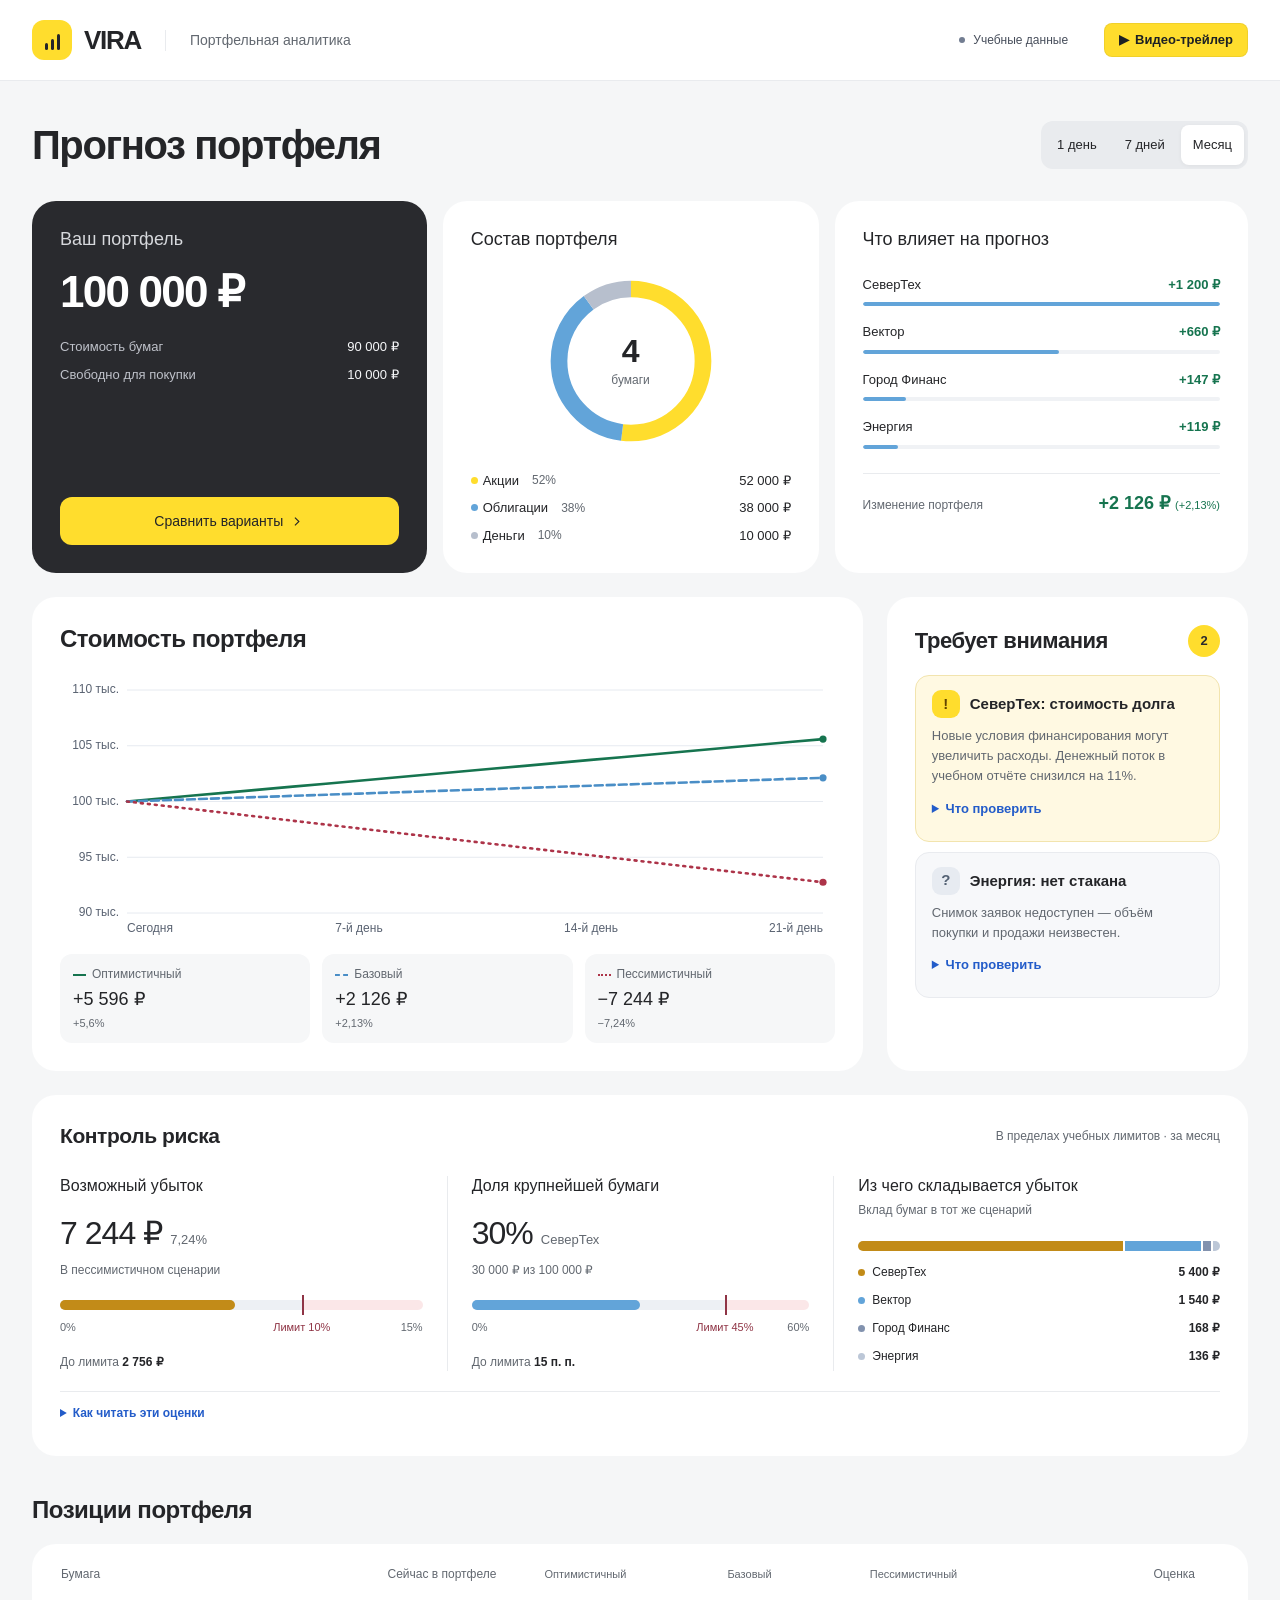
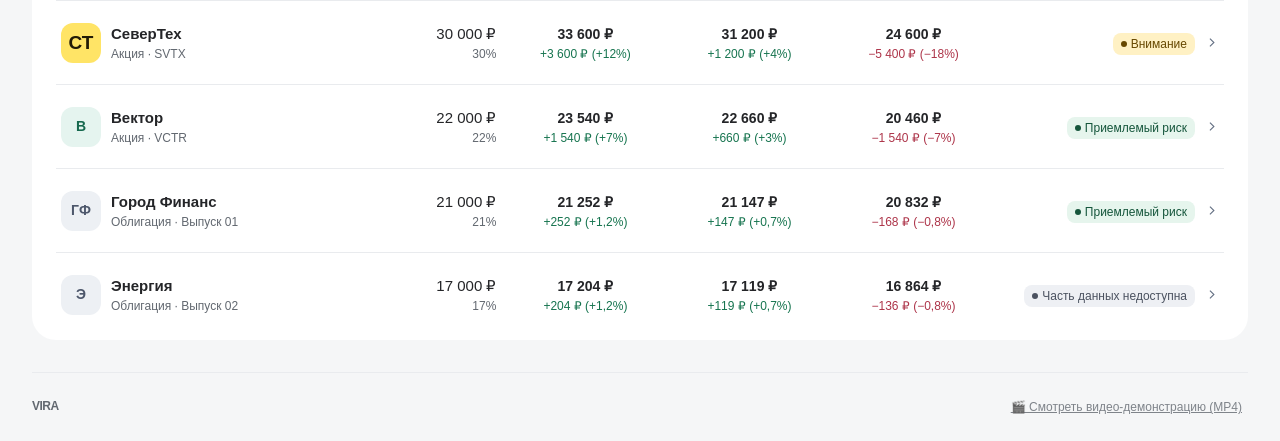
<file: index.html>
<!doctype html>
<html lang="ru">
<head>
  <meta charset="utf-8">
  <meta name="viewport" content="width=device-width, initial-scale=1">
  <meta name="color-scheme" content="light">
  <title>VIRA — Прогноз портфеля</title>
  <link rel="stylesheet" href="style.css">
  <script src="app.js" defer></script>
</head>
<body>
  <a class="skip" href="#main">К содержанию</a>
  <header class="site-header">
    <div class="shell topbar">
      <a class="brand" href="#portfolio" aria-label="VIRA, прогноз портфеля">
        <span class="brand-mark" aria-hidden="true"><i></i><i></i><i></i></span>
        <span>VIRA</span>
      </a>
      <span class="product-name">Портфельная аналитика</span>
      <span class="demo-note"><span aria-hidden="true"></span>Учебные данные</span>
      <button id="open-trailer-btn" type="button" style="display:inline-flex; align-items:center; gap:6px; background:#ffdd2d; color:#1c2024; border:1px solid rgba(0,0,0,0.06); padding:6px 14px; border-radius:8px; font-size:13px; font-weight:600; cursor:pointer; margin-left:12px; transition:opacity .15s ease;">
        <span aria-hidden="true">▶</span> Видео-трейлер
      </button>
    </div>
  </header>
  <main class="shell" id="main" tabindex="-1"></main>
  <footer class="shell footer">
    <span>VIRA</span>
    <button type="button" onclick="document.getElementById('open-trailer-btn').click()" style="background:none; border:none; color:inherit; font-size:12px; cursor:pointer; opacity:0.8; text-decoration:underline;">🎬 Смотреть видео-демонстрацию (MP4)</button>
  </footer>
  <dialog id="source-dialog" aria-labelledby="source-title"></dialog>

  <!-- Диалог видео-трейлера VIRA -->
  <dialog id="trailer-dialog" aria-label="Видео-трейлер VIRA" style="max-width:840px; width:92%; border:none; border-radius:16px; padding:20px; box-shadow:0 16px 48px rgba(0,0,0,0.28); background:#ffffff; margin:auto;">
    <div style="display:flex; justify-content:space-between; align-items:center; margin-bottom:12px;">
      <div style="display:flex; align-items:center; gap:8px;">
        <span style="display:inline-block; width:10px; height:10px; border-radius:50%; background:#ffdd2d;"></span>
        <h3 style="margin:0; font-size:17px; font-weight:700; color:#1c2024;">Видео-трейлер VIRA (Интеллектуальный агент Т-Инвестиций)</h3>
      </div>
      <button id="close-trailer-btn" type="button" style="background:none; border:none; font-size:26px; cursor:pointer; color:#6c7682; line-height:1; padding:0 4px;" aria-label="Закрыть">&times;</button>
    </div>
    <video id="trailer-video" src="TRAILER_VIRA.mp4" controls preload="metadata" style="width:100%; border-radius:10px; background:#000; max-height:70vh; display:block;"></video>
    <div style="margin-top:12px; display:flex; justify-content:space-between; align-items:center; flex-wrap:wrap; gap:8px; font-size:13px; color:#62666e;">
      <span>Демонстрация 3 экранов: прогноз портфеля, карточка актива и сценарное сравнение</span>
      <div style="display:flex; gap:12px;">
        <a href="TRAILER_VIRA.mp4" target="_blank" style="color:#1c2024; font-weight:600; text-decoration:none;">↗ Открыть в новой вкладке</a>
        <a href="TRAILER_VIRA.mp4" download style="color:#1c2024; font-weight:600; text-decoration:none;">⬇ Скачать MP4 (26 МБ)</a>
      </div>
    </div>
  </dialog>

  <script>
    (function() {
      const openBtn = document.getElementById('open-trailer-btn');
      const dialog = document.getElementById('trailer-dialog');
      const closeBtn = document.getElementById('close-trailer-btn');
      const video = document.getElementById('trailer-video');
      if (openBtn && dialog) {
        openBtn.addEventListener('click', function() {
          if (typeof dialog.showModal === 'function') {
            dialog.showModal();
            if (video) video.play().catch(function() {});
          } else {
            window.open('TRAILER_VIRA.mp4', '_blank');
          }
        });
      }
      if (closeBtn && dialog) {
        closeBtn.addEventListener('click', function() {
          dialog.close();
        });
      }
      if (dialog) {
        dialog.addEventListener('close', function() {
          if (video) video.pause();
        });
        dialog.addEventListener('click', function(e) {
          if (e.target === dialog) dialog.close();
        });
      }
    })();
  </script>
</body>
</html>
</file>
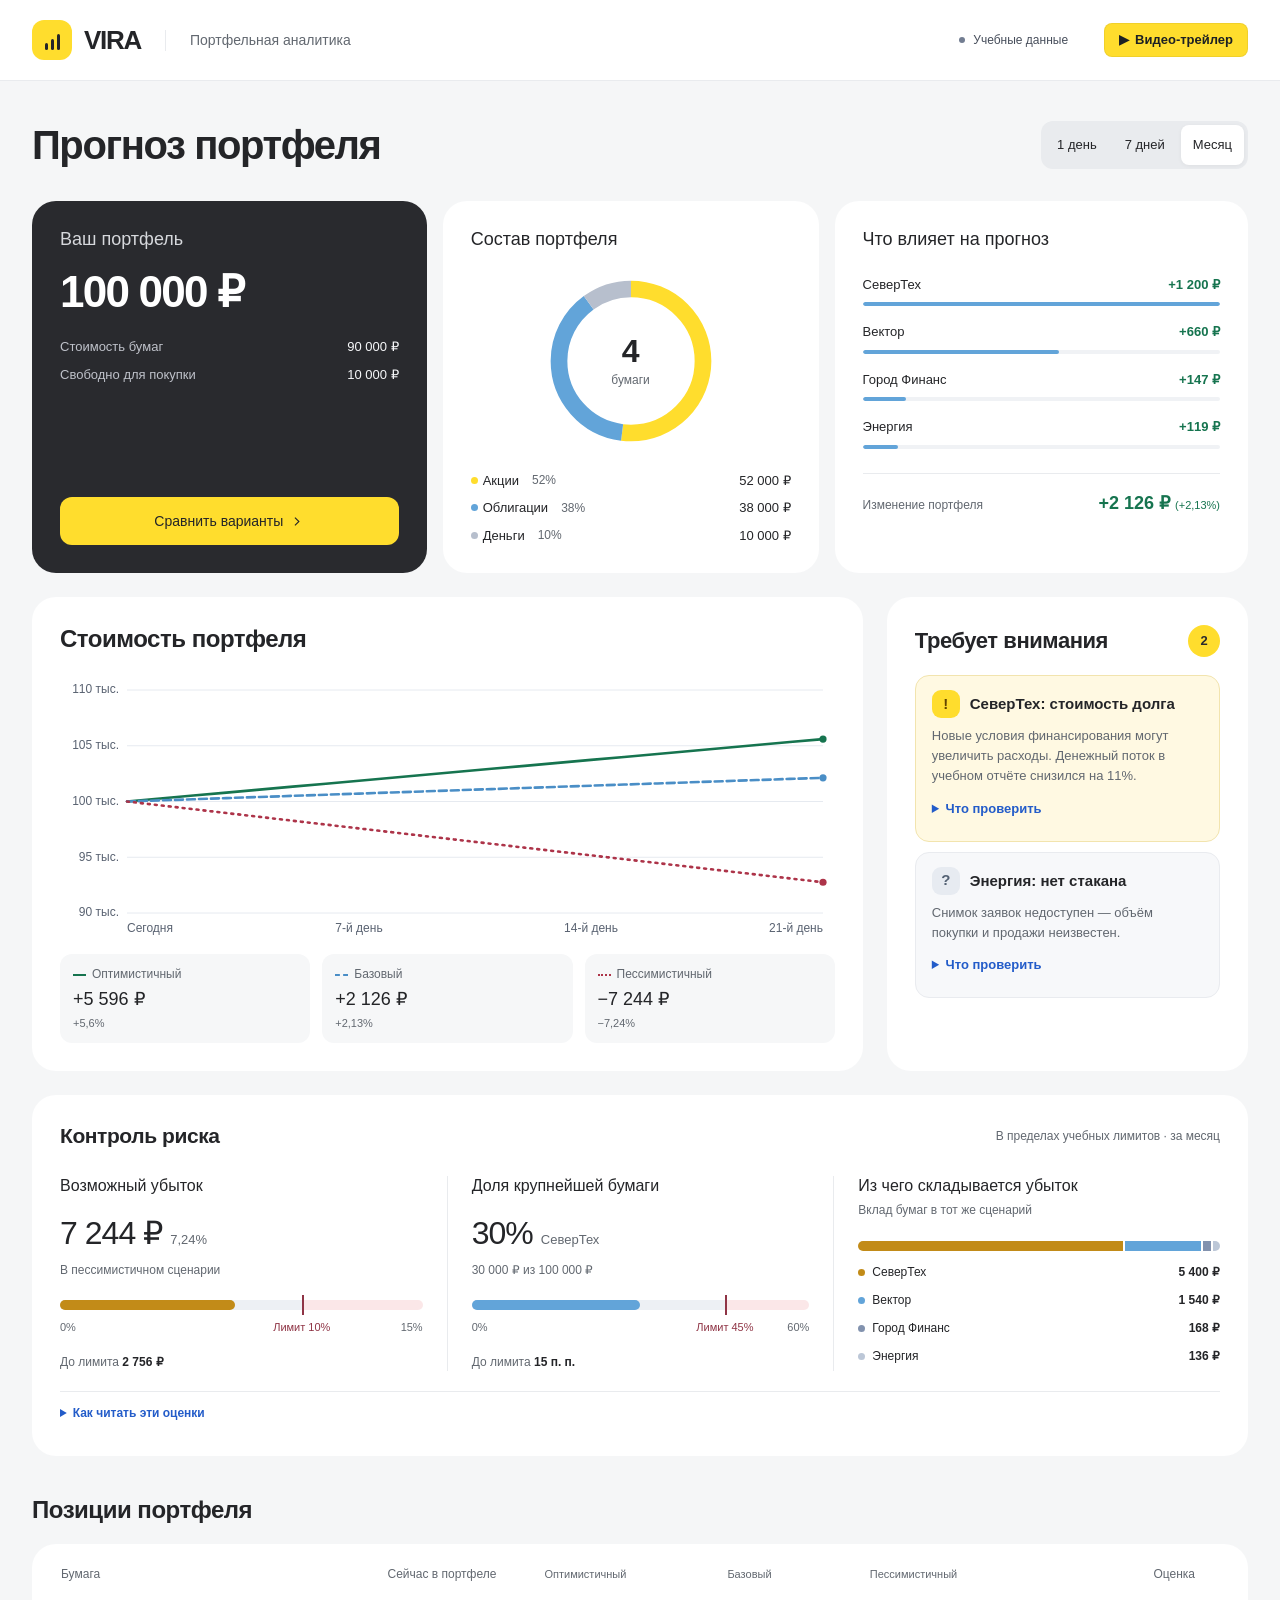
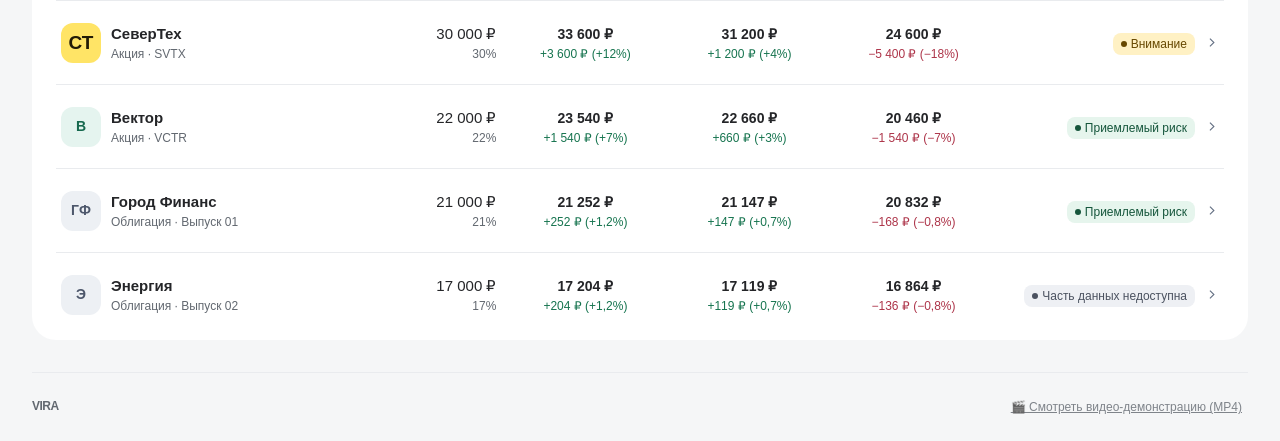
<file: vira/web/index.html>
<!doctype html>
<html lang="ru">
<head>
  <meta charset="utf-8">
  <meta name="viewport" content="width=device-width, initial-scale=1">
  <meta name="color-scheme" content="light">
  <title>VIRA — Прогноз портфеля</title>
  <link rel="stylesheet" href="style.css">
  <script src="app.js" defer></script>
</head>
<body>
  <a class="skip" href="#main">К содержанию</a>
  <header class="site-header">
    <div class="shell topbar">
      <a class="brand" href="#portfolio" aria-label="VIRA, прогноз портфеля">
        <span class="brand-mark" aria-hidden="true"><i></i><i></i><i></i></span>
        <span>VIRA</span>
      </a>
      <span class="product-name">Портфельная аналитика</span>
      <span class="demo-note"><span aria-hidden="true"></span>Учебные данные</span>
      <button id="open-trailer-btn" type="button" style="display:inline-flex; align-items:center; gap:6px; background:#ffdd2d; color:#1c2024; border:1px solid rgba(0,0,0,0.06); padding:6px 14px; border-radius:8px; font-size:13px; font-weight:600; cursor:pointer; margin-left:12px; transition:opacity .15s ease;">
        <span aria-hidden="true">▶</span> Видео-трейлер
      </button>
    </div>
  </header>
  <main class="shell" id="main" tabindex="-1"></main>
  <footer class="shell footer">
    <span>VIRA</span>
    <button type="button" onclick="document.getElementById('open-trailer-btn').click()" style="background:none; border:none; color:inherit; font-size:12px; cursor:pointer; opacity:0.8; text-decoration:underline;">🎬 Смотреть видео-демонстрацию (MP4)</button>
  </footer>
  <dialog id="source-dialog" aria-labelledby="source-title"></dialog>

  <!-- Диалог видео-трейлера VIRA -->
  <dialog id="trailer-dialog" aria-label="Видео-трейлер VIRA" style="max-width:840px; width:92%; border:none; border-radius:16px; padding:20px; box-shadow:0 16px 48px rgba(0,0,0,0.28); background:#ffffff; margin:auto;">
    <div style="display:flex; justify-content:space-between; align-items:center; margin-bottom:12px;">
      <div style="display:flex; align-items:center; gap:8px;">
        <span style="display:inline-block; width:10px; height:10px; border-radius:50%; background:#ffdd2d;"></span>
        <h3 style="margin:0; font-size:17px; font-weight:700; color:#1c2024;">Видео-трейлер VIRA (Интеллектуальный агент Т-Инвестиций)</h3>
      </div>
      <button id="close-trailer-btn" type="button" style="background:none; border:none; font-size:26px; cursor:pointer; color:#6c7682; line-height:1; padding:0 4px;" aria-label="Закрыть">&times;</button>
    </div>
    <video id="trailer-video" src="/TRAILER_VIRA.mp4" controls preload="metadata" style="width:100%; border-radius:10px; background:#000; max-height:70vh; display:block;">
      <source src="/TRAILER_VIRA.mp4" type="video/mp4">
      <source src="../../TRAILER_VIRA.mp4" type="video/mp4">
    </video>
    <div style="margin-top:12px; display:flex; justify-content:space-between; align-items:center; flex-wrap:wrap; gap:8px; font-size:13px; color:#62666e;">
      <span>Демонстрация 3 экранов: прогноз портфеля, карточка актива и сценарное сравнение</span>
      <div style="display:flex; gap:12px;">
        <a href="TRAILER_VIRA.mp4" target="_blank" style="color:#1c2024; font-weight:600; text-decoration:none;">↗ Открыть в новой вкладке</a>
        <a href="TRAILER_VIRA.mp4" download style="color:#1c2024; font-weight:600; text-decoration:none;">⬇ Скачать MP4 (26 МБ)</a>
      </div>
    </div>
  </dialog>

  <script>
    (function() {
      const openBtn = document.getElementById('open-trailer-btn');
      const dialog = document.getElementById('trailer-dialog');
      const closeBtn = document.getElementById('close-trailer-btn');
      const video = document.getElementById('trailer-video');
      if (openBtn && dialog) {
        openBtn.addEventListener('click', function() {
          if (typeof dialog.showModal === 'function') {
            dialog.showModal();
            if (video) video.play().catch(function() {});
          } else {
            window.open('TRAILER_VIRA.mp4', '_blank');
          }
        });
      }
      if (closeBtn && dialog) {
        closeBtn.addEventListener('click', function() {
          dialog.close();
        });
      }
      if (dialog) {
        dialog.addEventListener('close', function() {
          if (video) video.pause();
        });
        dialog.addEventListener('click', function(e) {
          if (e.target === dialog) dialog.close();
        });
      }
    })();
  </script>
</body>
</html>
</file>
<file: style.css>
:root{
  --bg:#f7f8fa;--surface:#fff;--ink:#272a30;--muted:#555d69;--line:#e3e6eb;
  --yellow:#ffdd2d;--yellow-soft:#fff5c7;--blue:#235cc9;--green:#16744f;--red:#ad3449;
  --green-soft:#e6f5ed;--red-soft:#fcecef;--neutral-soft:#eef0f4;--radius:16px;
  --shell:1224px; --type-body:"Neue Haas Unica W1G","Neue Haas Unica",Arial,sans-serif; --type-title:"Tinkoff Sans","TinkoffSans",var(--type-body)
}
*{box-sizing:border-box}
body{margin:0;background:var(--bg);color:var(--ink);font:15px/1.5 var(--type-body);-webkit-font-smoothing:antialiased}
h1,h2,h3,p{margin:0}
h1,h2,h3{font-family:var(--type-title);font-weight:600}
h1{font-size:38px;font-weight:600;line-height:1.08;letter-spacing:-.045em}
h2{font-size:24px;line-height:1.2}
h3{font-size:18px;line-height:1.3}
p{max-width:68ch}
button,select{font:inherit;color:inherit}
a{color:inherit;text-decoration:none}
button,a,select{touch-action:manipulation}
button{cursor:pointer}
button:active,.button:active{transform:translateY(1px)}
:focus-visible{outline:2px solid var(--blue);outline-offset:3px}
.shell{width:min(var(--shell),calc(100% - 64px));margin-inline:auto}
.skip{position:fixed;inset:8px auto auto 8px;transform:translateY(-150%);background:var(--surface);padding:10px 16px;z-index:4}
.skip:focus{transform:none}
.site-header{background:var(--surface)}
.topbar{display:flex;align-items:center;min-height:64px;gap:20px;border-bottom:1px solid #eff0f2}
.brand{display:inline-flex;align-items:center;gap:9px;min-height:44px;font-size:23px;letter-spacing:-.065em;font-weight:600}
.brand-mark{width:33px;height:33px;border-radius:10px;background:var(--yellow);display:flex;align-items:flex-end;justify-content:center;gap:3px;padding-bottom:8px}
.brand-mark i{width:3px;background:var(--ink);border-radius:2px;height:7px}
.brand-mark i:nth-child(2){height:11px}.brand-mark i:nth-child(3){height:16px}
.product-name{border-left:1px solid var(--line);padding-left:20px;color:var(--muted);font-size:14px}
.demo-note{margin-left:auto;display:flex;align-items:center;gap:8px;font-weight:600;font-size:12px;color:#474e5b;white-space:nowrap}
.demo-note span{width:6px;height:6px;border-radius:50%;background:#727d91}
.link:hover{color:var(--blue)}
main{min-height:65vh;padding-block:32px 24px}
.page-head{display:flex;align-items:flex-end;justify-content:space-between;gap:20px;margin-bottom:24px}
.sub{color:var(--muted);margin-top:8px}
.select-label{display:grid;gap:4px;color:var(--muted);font-size:12px;font-weight:600}
select{min-height:44px;background:var(--surface);border:1px solid #dfe2e8;border-radius:12px;padding:0 35px 0 13px;font-size:14px;font-weight:600;color:var(--ink)}
.card{min-width:0;border:1px solid var(--line);background:var(--surface);border-radius:var(--radius);padding:24px}
.metric-name{font-size:13px;color:var(--muted)}
.positive{color:var(--green)}.negative{color:var(--red)}
.columns{display:grid;grid-template-columns:minmax(0,2.1fr) minmax(0,1fr);gap:20px;align-items:start}
.stack{display:grid;gap:16px;min-width:0}
.card-title{display:flex;justify-content:space-between;align-items:flex-start;gap:12px;margin-bottom:9px}
.chart-card{padding-bottom:14px}
.chart-holder{position:relative}
canvas{width:100%;height:216px;display:block}
.chart-tooltip{position:absolute;pointer-events:none;border-radius:10px;background:var(--ink);color:white;font-size:12px;padding:5px 9px;white-space:nowrap;z-index:2}
.chart-tooltip[hidden]{display:none}
.legend{display:grid;grid-template-columns:repeat(3,1fr);gap:8px;margin-top:5px}
.legend-btn{display:grid;gap:2px;background:#f6f7f9;border:1px solid transparent;border-radius:12px;padding:7px 9px;text-align:left;min-height:48px}
.legend-btn[aria-pressed="false"]{background:#fff;border-color:var(--line)}
.legend-btn:hover{border-color:#aeb6c5}
.legend-name{display:flex;gap:6px;align-items:center;font-size:12px;color:var(--muted);line-height:1.3}
.legend-name i{width:13px;flex:0 0 13px;border-top:2px solid var(--series)}
.legend-name i.dash{border-top-style:dashed}.legend-name i.dot{border-top-style:dotted}
.legend-btn strong{font-size:16px;font-variant-numeric:tabular-nums}
.feature{background:var(--surface);border-left:3px solid var(--yellow);padding:24px}
.feature-top{display:flex;align-items:center;gap:10px;margin-bottom:10px}
.symbol{display:inline-flex;align-items:center;justify-content:center;flex-shrink:0;width:38px;height:38px;border-radius:12px;background:#edf1ff;color:#34498a;font-weight:600;font-size:14px}
.symbol.risk{background:#ffe466;color:#221b06;font-size:19px}
.symbol.b{background:#e5f4ef;color:#16684e}
.symbol.bond{background:#edf0f4;color:#4d576b}
.feature p{color:var(--muted);margin-top:7px;font-size:14px}
.feature .button{margin-top:15px}
.button{display:inline-flex;align-items:center;justify-content:center;gap:8px;border:1px solid transparent;min-height:44px;border-radius:8px;padding:0 16px;font-size:14px;font-weight:600;background:var(--yellow);color:var(--ink);cursor:pointer;text-align:center}
.button:hover{background:#f2cf19}
.button.secondary{background:#eef0f4}.button.secondary:hover{background:#e5e8ed}
.button.ghost{background:var(--surface);border-color:var(--line)}.button.ghost:hover{border-color:#a9b0bf}
.chevron{font-size:21px;font-weight:400;line-height:1}
.helper{display:flex;align-items:flex-start;gap:10px;padding:14px 17px}
.helper p{font-size:13px;color:var(--muted)}
.info-mark{display:inline-grid;place-items:center;width:20px;height:20px;background:#e9f0ff;color:var(--blue);border-radius:50%;font-weight:600;font-size:12px;flex:none}
.link{color:var(--blue);text-decoration:underline;text-underline-offset:3px}
.section-head{display:flex;align-items:center;justify-content:space-between;gap:10px;margin:24px 0 10px}
.section-head .sub{margin-top:0;font-size:13px}
.table-card{padding:0 19px}
.asset-row,.asset-head{display:grid;grid-template-columns:minmax(143px,1.3fr) minmax(92px,.8fr) minmax(279px,2.4fr) minmax(112px,.95fr) 14px;align-items:center;gap:10px;padding:10px 5px;text-align:right}
.asset-head{color:var(--muted);font-size:12px;min-height:42px}
.asset-row{border-top:1px solid var(--line);min-height:64px}
.asset-row:hover{background:#f7f9ff}
.asset-name{display:flex;align-items:center;gap:10px;text-align:left;min-width:0}
.asset-name strong,.asset-name small{display:block}
.asset-name small{color:var(--muted);font-size:12px}
.asset-row .risk-cell{justify-self:end;min-width:0}
.asset-row .pill{white-space:normal;text-align:left}
.position-size,.position-scenario strong{font-variant-numeric:tabular-nums}
.position-size small,.position-scenario small{display:block;font-size:12px}
.position-size small{color:var(--muted)}
.position-size-label,.position-scenario-name{position:absolute;width:1px;height:1px;overflow:hidden;clip-path:inset(50%);white-space:nowrap}
.position-scenarios{display:grid;grid-template-columns:repeat(3,minmax(0,1fr));gap:6px;text-align:center}
.asset-head .position-scenarios{font-size:11px}
.position-scenario strong{font-size:14px;white-space:nowrap}
.position-scenario small span{white-space:nowrap}
.pill{display:inline-flex;align-items:center;gap:4px;border-radius:8px;padding:4px 8px;font-size:12px;font-weight:600;line-height:1.2;white-space:nowrap}
.pill::before{content:"";width:6px;height:6px;border-radius:50%;background:currentColor;flex:none}
.pill.warn{background:#fff1c4;color:#674800}.pill.good{background:var(--green-soft);color:#16563c}.pill.bad{background:var(--red-soft);color:#8d2940}.pill.neutral{background:var(--neutral-soft);color:#4b5260}
.back{display:inline-flex;align-items:center;gap:6px;color:var(--blue);min-height:36px;margin-bottom:12px;font-weight:600}
.asset-hero{display:flex;align-items:center;gap:15px}
.asset-hero .symbol{width:56px;height:56px;border-radius:16px;font-size:21px}
.segmented{display:flex;gap:6px;flex-wrap:wrap;margin:12px 0}
.segmented button{border:1px solid var(--line);background:#fff;border-radius:10px;min-height:44px;padding:0 12px;font-size:13px;font-weight:600}
.segmented button[aria-pressed="true"]{background:#fff;border-color:var(--yellow);box-shadow:inset 0 0 0 1px var(--yellow);color:var(--ink)}
.horizon-picker{margin:0;flex-wrap:nowrap;flex:none}
.horizon-picker button{white-space:nowrap}
.horizon-picker button[aria-pressed="true"]{background:#fff5cc}
@media(max-width:540px){
  .chart-card .card-title{align-items:flex-start;flex-direction:column;gap:8px}
}
.quote{font-size:23px;font-weight:600;letter-spacing:-.03em}
.issuer-heading{display:flex;align-items:flex-start;justify-content:space-between;gap:12px}
.issuer-heading .sub{margin-top:5px;font-size:13px}
.data-badge{border-radius:20px;padding:5px 10px;background:var(--neutral-soft);color:#4b5260;font-size:12px;font-weight:600;white-space:nowrap}
.stats{display:grid;grid-template-columns:repeat(3,minmax(0,1fr));gap:12px;margin-top:16px}
.stats .stat-card{display:flex;flex-direction:column;align-items:flex-start;gap:6px;padding:14px;border-radius:14px;background:#f6f7f9;min-width:0}
.stats small,.muted{color:var(--muted)}
.stats strong{font-size:20px;font-variant-numeric:tabular-nums}
.stats p{font-size:13px;color:var(--muted);line-height:1.45}
.issuer-reading{display:grid;grid-template-columns:minmax(130px,.4fr) minmax(0,1.6fr);gap:12px;margin-top:14px;padding:14px 16px;border-left:3px solid var(--yellow);border-radius:0 12px 12px 0;background:#fff9df}
.issuer-reading p{font-size:13px;color:var(--muted)}
.issuer-metrics>.text-button{margin-top:5px}
@media(max-width:700px){.stats{grid-template-columns:1fr}.stats .stat-card{padding:12px}.issuer-reading{grid-template-columns:1fr;gap:5px}.issuer-heading{flex-direction:column}}
.news{border-top:1px solid var(--line);padding-top:11px;margin-top:11px}
.news small{color:var(--muted);font-size:12px}
.news h3{font-size:15px;margin:2px 0}
.news p{font-size:13px;color:var(--muted)}
.text-button{background:none;border:0;padding:0;color:var(--blue);font-weight:600;min-height:44px;text-align:left}
.text-button:hover{text-decoration:underline}
.book{width:100%;border-collapse:collapse;margin-top:9px;font-variant-numeric:tabular-nums;text-align:right}
.book th,.book td{padding:7px 4px;border-bottom:1px solid var(--line)}
.book th:first-child,.book td:first-child{text-align:left}
.compare-feature{display:flex;align-items:center;justify-content:space-between;gap:18px;margin-bottom:18px}
.compare-feature p{margin-top:6px;color:var(--muted)}
.compare-grid{display:grid;grid-template-columns:repeat(3,minmax(0,1fr));gap:15px}
.compare-grid-intro{margin-bottom:12px}
.compare-grid-intro .sub{max-width:none;margin-top:4px;font-size:14px}
.option{display:flex;flex-direction:column;padding:20px;min-height:292px}
.option.leading{border-color:#e8c749;box-shadow:inset 0 2px 0 var(--yellow)}
.option .pill{align-self:flex-start;margin:9px 0 10px}
.option h2{font-size:20px}
.option-start,.option-example{color:var(--muted);font-size:13px}
.option-start{margin:0 0 8px}
.option-start strong,.option-example strong{color:var(--ink)}
.option-example{margin:0 0 14px;padding:10px 12px;border-radius:10px;background:#f5f6f8}
.option-example p+p{margin-top:4px}
.option dl{margin:4px 0 10px}
.option dl div{display:flex;align-items:baseline;justify-content:space-between;gap:8px;padding:8px 0;border-top:1px solid var(--line)}
.option dt{font-size:13px;color:var(--muted)}.option dd{margin:0;text-align:right;font-weight:600;white-space:nowrap}
.footnote{font-size:13px;color:var(--muted);margin-top:15px}
.footer{display:flex;justify-content:space-between;border-top:1px solid var(--line);padding-block:17px;color:var(--muted);font-size:12px}
.footer span:first-child{font-weight:600;letter-spacing:-.045em}
dialog{border:1px solid var(--line);border-radius:24px;padding:24px;max-width:min(490px,calc(100% - 32px));color:var(--ink);box-shadow:0 14px 45px #151a3040}
dialog::backdrop{background:#171c2b65}
dialog p{margin-top:9px;color:var(--muted)}
dialog .button{margin-top:18px}
@media(max-width:900px){
  .shell{width:calc(100% - 40px)}.columns{grid-template-columns:minmax(0,1.75fr) minmax(0,1fr);gap:14px}
  .card{padding:17px}.table-card{padding:0}.asset-head,.asset-row{padding-inline:10px}
  .compare-grid{gap:10px}.option{padding:13px}
}
@media(max-width:700px){
  .shell{width:calc(100% - 28px)}.topbar{min-height:56px;gap:11px}.product-name{display:none}
  main{padding-top:22px}.page-head{align-items:flex-start;flex-direction:column;gap:10px;margin-bottom:15px}
  h1{font-size:33px}.metric-name{font-size:11px}
  .columns,.compare-grid{grid-template-columns:1fr}
  .card{border-radius:19px}.card-title{align-items:center}canvas{height:190px}
  .legend-btn{padding:6px 5px}.legend-name{font-size:10px;gap:3px}.legend-name i{width:9px;flex-basis:9px}.legend-btn strong{font-size:14px}
  .compare-feature{flex-direction:column;align-items:flex-start}.option{min-height:0}.footer{gap:10px}
}
@media(prefers-reduced-motion:reduce){*,*::before,*::after{animation:none!important;scroll-behavior:auto!important;transition:none!important}}


.legend-btn small{color:var(--muted);font-size:11px;line-height:1.15}
.option dd small{display:block;font-size:11px;font-weight:500;text-align:right}
.verdict{margin-top:10px}
.assumptions summary{cursor:pointer;font-weight:600;min-height:24px}
.assumptions dl{display:grid;gap:8px;margin:12px 0 0}
.assumptions dt{font-weight:600}
.assumptions dd{margin:0;color:var(--muted)}
@media(max-width:820px){
  .asset-head{display:none}
  .asset-row{grid-template-columns:minmax(0,1.25fr) minmax(0,1fr) 14px;gap:8px;padding:12px;text-align:left}
  .asset-row:first-of-type{border-top:0}
  .asset-row .asset-name{grid-area:1/1}
  .asset-row .risk-cell{grid-area:1/2}
  .asset-row>.ui-icon{grid-area:1/3}
  .position-size{grid-column:1/-1;font-size:13px}
  .position-size-label,.position-scenario-name{position:static;width:auto;height:auto;overflow:visible;clip-path:none;white-space:normal}
  .position-size-label{display:inline;color:var(--muted)}
  .position-size small{display:inline;margin-left:4px}
  .position-scenarios{grid-column:1/-1;padding:8px 4px;border-radius:10px;background:#f5f6f8}
  .position-scenario-name{display:block;color:var(--muted);font-size:11px;line-height:1.25;overflow-wrap:anywhere}
  .asset-row .pill{font-size:11px}
  .positions-head{align-items:flex-start;flex-direction:column;gap:8px}
}


/* Portfolio overview */
.portfolio-summary{display:grid;grid-template-columns:1fr 1.15fr 1.15fr;gap:0;margin-bottom:24px;padding:28px 24px}
.portfolio-page-head{align-items:center}
.portfolio-head-actions{display:flex;align-items:center;justify-content:flex-end;gap:12px;flex-wrap:wrap}
.portfolio-summary h2{font-size:18px}
.portfolio-summary>div{min-width:0}
.summary-balance{padding-right:24px;display:flex;flex-direction:column;align-items:flex-start}
.balance-value{display:block;font-size:38px;font-weight:600;letter-spacing:-.045em;line-height:1.15;margin-top:17px;font-variant-numeric:tabular-nums}
.balance-details{width:100%;margin:19px 0 20px;display:grid;gap:7px}
.balance-details>div{display:flex;justify-content:space-between;gap:8px;align-items:baseline;font-size:12px}
.balance-details dt{color:var(--muted)}
.balance-details dd{margin:0;font-weight:600;white-space:nowrap;font-variant-numeric:tabular-nums}
.summary-balance .button{margin-top:auto}
.summary-allocation{border-left:1px solid var(--line);border-right:1px solid var(--line);padding:0 24px}
.allocation-body{display:flex;align-items:center;gap:13px;margin:20px 0 14px}
.allocation-ring{position:relative;width:130px;height:130px;flex:0 0 130px}
.allocation-ring svg{display:block;width:100%;height:100%}
.allocation-center{position:absolute;inset:0;display:flex;flex-direction:column;justify-content:center;align-items:center}
.allocation-center strong{font-size:28px;line-height:1.2}
.allocation-center span{font-size:12px;color:var(--muted)}
.allocation-legend{flex:1;display:grid;gap:12px;min-width:0;margin:0}
.allocation-legend dt{display:flex;align-items:center;gap:5px;font-size:12px}
.allocation-legend dt i{height:7px;width:7px;flex:none;border-radius:50%}
.allocation-legend dt strong{margin-left:auto;font-size:12px}
.allocation-legend dd{margin:1px 0 0 12px;font-size:12px;color:var(--muted);white-space:nowrap;font-variant-numeric:tabular-nums}
.summary-forecast{padding-left:24px}
.contribution-list{display:grid;gap:10px;margin-top:17px}
.contribution-item{display:grid;grid-template-columns:1fr auto;gap:4px 8px;font-size:12px;border-radius:4px}
.contribution-item:hover>span:first-child{color:var(--blue)}
.contribution-item strong{font-variant-numeric:tabular-nums;white-space:nowrap}
.contribution-track{grid-column:1/-1;background:#f0f2f5;border-radius:4px;height:5px;overflow:hidden}
.contribution-track i{display:block;height:100%;border-radius:4px}
.forecast-total{border-top:1px solid var(--line);margin-top:17px;padding-top:10px;display:flex;justify-content:space-between;align-items:baseline;gap:6px;font-size:12px}
.forecast-total>span{color:var(--muted)}
.forecast-total strong{font-size:15px;white-space:nowrap;font-variant-numeric:tabular-nums}
.forecast-total small{font-size:11px;font-weight:500}
@media(min-width:1001px) and (max-width:1200px){
  .portfolio-summary{padding:24px 20px}.summary-balance{padding-right:17px}.summary-allocation{padding-inline:17px}.summary-forecast{padding-left:17px}
  .allocation-ring{width:105px;height:105px;flex-basis:105px}.allocation-body{gap:9px}.balance-value{font-size:34px}
  .forecast-total{flex-wrap:wrap}
}
@media(max-width:1000px){
  .portfolio-summary{grid-template-columns:1fr 1.2fr;row-gap:24px}
  .summary-allocation{border-right:0;padding-right:0}
  .summary-forecast{grid-column:1/-1;border-top:1px solid var(--line);padding:20px 0 0}
  .contribution-list{grid-template-columns:repeat(4,minmax(0,1fr));gap:16px}
  .contribution-item{grid-template-columns:1fr}.contribution-track{grid-column:1}
  .forecast-total{justify-content:flex-start;gap:14px}
}
@media(max-width:600px){
  .portfolio-summary{grid-template-columns:1fr;padding:22px 18px;gap:22px}
  .portfolio-page-head{align-items:flex-start}.portfolio-head-actions{justify-content:flex-start}
  .summary-balance{padding:0}.balance-value{font-size:36px}.balance-details{margin:16px 0}.summary-balance .button{width:max-content}
  .summary-allocation{border:0;border-top:1px solid var(--line);padding:20px 0 0}
  .allocation-body{justify-content:space-between;gap:24px;margin-block:16px}.allocation-ring{width:132px;height:132px;flex-basis:132px}
  .allocation-legend dt,.allocation-legend dd{font-size:13px}
  .contribution-list{grid-template-columns:1fr;gap:12px}.contribution-item{grid-template-columns:1fr auto}.contribution-track{grid-column:1/-1}
  .forecast-total{justify-content:space-between;gap:6px;flex-wrap:wrap}
}
/* Portfolio risk */
.focus-card h2{font-size:21px}
.risk-impact{display:flex;align-items:baseline;flex-wrap:wrap;gap:3px 12px}
.risk-impact strong{font-size:34px;font-weight:600;line-height:1.1;letter-spacing:-.045em;font-variant-numeric:tabular-nums}
.risk-impact span{color:#554520;font-size:13px;font-weight:600}
.focus-card .risk-context{margin:0 0 8px;font-size:12px;font-weight:600}
.focus-card .risk-contribution{margin-top:10px;padding-top:9px;border-top:1px solid #69500030;font-size:13px}
.limits{padding:17px 20px}
.limits h2{font-size:17px;margin-bottom:12px}
.risk-meter+.risk-meter{margin-top:10px}
.risk-meter>div{display:flex;align-items:baseline;justify-content:space-between;gap:7px;font-size:13px}
.risk-meter strong{white-space:nowrap;font-variant-numeric:tabular-nums}
.risk-meter small{color:var(--muted);font-size:11px;font-weight:500}
.risk-meter progress{appearance:none;display:block;width:100%;height:5px;margin-top:5px;border:0;background:var(--neutral-soft);border-radius:8px;overflow:hidden}
.risk-meter progress::-webkit-progress-bar{background:var(--neutral-soft)}
.risk-meter progress::-webkit-progress-value{background:#62a4d9;border-radius:8px}
.risk-meter progress::-moz-progress-bar{background:#62a4d9;border-radius:8px}
.arguments{list-style:none;padding:0;margin:12px 0;display:grid;gap:8px}
.arguments li{display:grid;grid-template-columns:22px 1fr;align-items:start;gap:8px}
.arguments li>span{display:grid;place-items:center;width:21px;height:21px;border-radius:50%;background:var(--green-soft);color:var(--green);font-size:13px;font-weight:600}
.arguments li:nth-child(2)>span{background:#ffe88f;color:#5d4200}
.arguments li p{margin:0}
.news-filters{margin-bottom:5px}
.news-filters button{font-size:12px;padding-inline:9px}
.compare-page-head{align-items:center}
.compare-guide{margin-bottom:16px;padding-block:0}
.compare-guide summary,.calculation-breakdown summary{min-height:44px;align-content:center;cursor:pointer;color:var(--blue);font-size:14px;font-weight:600}
.guide-content{padding:2px 0 17px;color:var(--muted);font-size:14px}
.guide-content dl{display:grid;grid-template-columns:repeat(2,minmax(0,1fr));gap:12px 24px;margin:14px 0}
.guide-content dt{font-weight:600;color:var(--ink)}
.guide-content dd{margin:2px 0 0}
.guide-content p+p{margin-top:8px}
.calculation-breakdown{margin-top:auto;border-top:1px solid var(--line);color:var(--muted);font-size:13px}
.calculation-breakdown ul{max-width:570px;list-style:none;margin:9px 0;padding:0}
.calculation-breakdown li{display:flex;justify-content:space-between;flex-wrap:wrap;gap:2px 16px;border-bottom:1px solid var(--line);padding:6px 0}
.calculation-breakdown strong{color:var(--ink)}
.calculation-breakdown p+p{margin-top:6px}
@media(max-width:700px){
  .guide-content dl{grid-template-columns:1fr}
  .risk-impact strong{font-size:29px}
}


.ui-icon{width:16px;height:16px;display:inline-block;flex:none;vertical-align:middle}
.button .ui-icon,.asset-row>.ui-icon{width:13px;height:13px}
.asset-row>.ui-icon{color:#657184;justify-self:end}
.segmented button,.text-button{display:inline-flex;align-items:center;gap:6px}
.symbol .ui-icon{width:19px;height:19px}
@media(max-width:420px){.segmented button{padding-inline:8px}.segmented .ui-icon{width:14px;height:14px}}

.focus-card .feature-top{justify-content:space-between;gap:8px;margin-bottom:4px}
.risk-illustration{width:90px;height:78px;object-fit:contain;flex:none}
@media(max-width:420px){.risk-illustration{width:75px;height:66px}}

.portfolio-columns,.asset-columns{align-items:stretch}
.portfolio-columns>.chart-card,.asset-data,.asset-data>.chart-card{display:flex;flex-direction:column}
.portfolio-columns .chart-holder,.asset-data .chart-holder{flex:1;min-height:216px}
.portfolio-columns canvas,.asset-data canvas{position:absolute;inset:0;height:100%}
.asset-data>.card{padding:0;border:0;border-radius:0;box-shadow:none}
.asset-data>.segmented{margin:0 0 20px}
.asset-data>.chart-card{flex:1}
.issuer-metrics{grid-column:1/-1}
@media(max-width:900px){
  .portfolio-columns,.asset-columns{grid-template-columns:minmax(0,1fr)}
}
@media(max-width:700px){
  .portfolio-columns .chart-holder,.asset-data .chart-holder{min-height:190px}
}

.asset-data .assumptions{margin-top:16px;padding-top:12px;border-top:1px solid var(--line)}
.asset-columns>aside{grid-template-rows:auto 1fr}
@media(max-width:900px){
  .asset-columns>aside{grid-template-rows:auto auto}
}

/* Warnings and portfolio risk */
.alert-widget{padding:24px}
.alert-widget-head,.alert-title,.risk-panel-head{display:flex;align-items:center;gap:10px}
.alert-widget-head{justify-content:space-between;margin-bottom:12px}
.alert-widget h2,.risk-panel-head h2{font-size:21px}
.alert-count{color:var(--muted);font-size:13px;font-variant-numeric:tabular-nums}
.portfolio-alert+.portfolio-alert{border-top:1px solid var(--line);margin-top:16px;padding-top:16px}
.alert-symbol{display:grid;place-items:center;width:20px;height:20px;flex:none;background:var(--yellow-soft);border-radius:50%;font-weight:600;color:#624500}
.alert-symbol.neutral{background:#e7ebf1;color:#536173}
.portfolio-alert h3{font-size:15px;letter-spacing:0}
.portfolio-alert p{font-size:13px;line-height:1.45;color:var(--muted);margin:7px 0}
.portfolio-alert summary{cursor:pointer;font-weight:600;font-size:13px;color:var(--blue);padding:5px 0}
.portfolio-alert ul{font-size:13px;padding-left:19px;margin:8px 0;color:var(--muted)}
.portfolio-alert li+li{margin-top:6px}
.portfolio-alert .text-button{font-size:13px}
.portfolio-risk-panel{grid-column:1/-1;padding:24px}
.risk-panel-head{justify-content:space-between;flex-wrap:wrap;margin-bottom:24px}
.risk-panel-head>span{font-size:12px;color:var(--muted)}
.risk-panel-grid{display:grid;grid-template-columns:repeat(3,minmax(0,1fr))}
.risk-panel-metric{min-width:0;padding-right:24px}
.risk-panel-metric+.risk-panel-metric{border-left:1px solid var(--line);padding-left:24px}
.risk-panel-metric:last-child{padding-right:0}
.risk-panel-metric h3{font-size:16px}
.risk-panel-value{display:flex;align-items:baseline;flex-wrap:wrap;gap:8px;font-size:29px;font-weight:600;letter-spacing:-.03em;margin-top:12px;font-variant-numeric:tabular-nums}
.risk-panel-value small{font-size:13px;font-weight:500;letter-spacing:0;color:var(--muted)}
.risk-panel-metric p{font-size:12px;color:var(--muted);margin-top:4px}
.limit-chart{margin-top:21px}
.limit-track{height:10px;border-radius:5px;position:relative;background:linear-gradient(to right,#edf0f4 var(--threshold),#fbe7e8 var(--threshold))}
.limit-track>span{display:block;height:100%;border-radius:5px}
.limit-track>i{position:absolute;left:var(--threshold);top:-5px;height:20px;border-left:2px solid #8f3445}
.limit-axis{position:relative;display:flex;justify-content:space-between;font-size:10px;color:var(--muted);padding-top:9px}
.limit-axis strong{position:absolute;transform:translateX(-50%);font-size:10px;font-weight:500;color:#8f3445;white-space:nowrap}
.risk-room{font-size:12px;margin-top:17px;color:var(--muted)}
.risk-room strong{font-weight:600;color:var(--ink)}
.loss-stack{display:flex;gap:2px;border-radius:5px;height:10px;overflow:hidden;margin:22px 0 12px}
.loss-stack>span{height:100%}
.loss-sources ul{list-style:none;margin:0;padding:0;display:grid;gap:7px}
.loss-sources a{display:flex;gap:7px;align-items:center;font-size:12px}
.loss-sources a:hover>span{color:var(--blue)}
.loss-sources i{height:7px;width:7px;flex:none;border-radius:50%}
.loss-sources strong{margin-left:auto;font-weight:600;white-space:nowrap;font-variant-numeric:tabular-nums}
.risk-help{border-top:1px solid var(--line);margin-top:20px;padding-top:12px;font-size:12px;color:var(--muted)}
.risk-help summary{color:var(--blue);cursor:pointer;font-weight:600;min-height:24px}
.risk-help p{margin-top:8px;max-width:100ch}
@media(max-width:700px){
 .risk-panel-grid{grid-template-columns:1fr;gap:22px}.risk-panel-metric{padding:0}
 .risk-panel-metric+.risk-panel-metric{border-left:0;border-top:1px solid var(--line);padding:20px 0 0}
 .risk-panel-head{margin-bottom:19px}.portfolio-risk-panel{padding:20px 18px}.alert-widget{padding:20px 16px}
}

/* VIRA banking interface */
:root {
  --bg: #f5f6f7;
  --ink: #242528;
  --muted: #626870;
  --line: #e9ebee;
  --radius: 24px;
  --yellow: #ffdd2d;
  --shell: 1280px;
}
body { font-family: "Neue Haas Unica W1G", "Segoe UI", Arial, sans-serif; }
h1, h2, h3 { font-family: "Tinkoff Sans", "Segoe UI", Arial, sans-serif; }
h1 { font-size: 40px; line-height: 1.15; letter-spacing: -.035em; }
h2 { font-size: 24px; letter-spacing: -.02em; }
h3 { letter-spacing: 0; }
.site-header { border-bottom: 1px solid var(--line); }
.topbar { min-height: 80px; border: 0; gap: 24px; }
.brand { gap: 12px; font-size: 26px; letter-spacing: -.05em; }
.brand-mark { width: 40px; height: 40px; border-radius: 12px; padding-bottom: 10px; }
.product-name { padding-left: 24px; }
.demo-note { font-weight: 400; }
main { padding-block: 40px 32px; }
.page-head { margin-bottom: 32px; }
.card { border: 0; padding: 28px; }
.portfolio-summary {
  background: transparent;
  display: grid;
  grid-template-columns: 1.05fr 1fr 1.1fr;
  gap: 16px;
  padding: 0;
  margin-bottom: 24px;
}
.portfolio-summary > div { padding: 28px; border: 0; border-radius: 24px; background: #fff; }
.portfolio-summary .summary-balance { background: #292a2e; color: #fff; }
.portfolio-summary h2 { font-size: 18px; font-weight: 500; letter-spacing: 0; }
.summary-balance h2 { color: #d6d8dc; }
.balance-value { font-size: 44px; font-weight: 600; letter-spacing: -.04em; margin-top: 16px; }
.balance-details { margin: 20px 0 28px; gap: 8px; }
.balance-details > div { font-size: 13px; }
.summary-balance .balance-details dt { color: #bfc2ca; }
.summary-balance .balance-details dd { color: #f7f8fa; font-weight: 400; }
.button { min-height: 48px; padding: 0 20px; border-radius: 12px; font-weight: 500; transition: background-color .16s ease, border-color .16s ease; }
.summary-balance .button { width: 100%; color: #242528; }
.allocation-body { flex-direction: column; align-items: stretch; gap: 20px; margin: 20px 0 0; }
.allocation-ring { width: min(100%, 180px); height: auto; aspect-ratio: 1; flex: none; align-self: center; }
.allocation-center strong { font-size: 32px; }
.allocation-legend { display: grid; gap: 8px; }
.allocation-legend > div { display: grid; grid-template-columns: 1fr auto; align-items: center; gap: 8px; }
.allocation-legend dt { font-size: 13px; }
.allocation-legend dt strong { margin-left: 8px; color: var(--muted); font-weight: 400; }
.allocation-legend dd { margin: 0; font-size: 13px; color: var(--ink); }
.contribution-list { margin-top: 24px; gap: 16px; }
.contribution-item { font-size: 13px; gap: 8px; }
.contribution-track { height: 4px; }
.forecast-total { margin-top: 24px; padding-top: 16px; flex-wrap: wrap; }
.forecast-total strong { font-size: 18px; }
.portfolio-columns { grid-template-columns: minmax(0, 2.3fr) minmax(300px, 1fr); gap: 24px; }
.card-title { margin-bottom: 24px; }
.portfolio-columns .chart-holder { min-height: 260px; }
.legend { margin-top: 16px; gap: 12px; }
.legend-btn { padding: 12px; background: #f6f7f8; border-radius: 12px; gap: 4px; }
.legend-btn strong { font-size: 18px; font-weight: 500; }
.alert-widget { background: #fff; }
.alert-widget-head { margin-bottom: 18px; }
.alert-widget h2 { font-size: 22px; }
.alert-count { display: grid; place-items: center; min-width: 32px; height: 32px; background: #ffdd2d; color: #292a2e; border-radius: 50%; font-weight: 700; }
.portfolio-alert, .portfolio-alert + .portfolio-alert { padding: 14px 16px; border: 1px solid #e9ebef; border-radius: 14px; background: #f7f8fa; }
.portfolio-alert:has(.alert-symbol:not(.neutral)) { background: #fff9e2; border-color: #f2e4ae; }
.portfolio-alert + .portfolio-alert { margin-top: 10px; }
.alert-title { gap: 10px; }
.alert-symbol { width: 28px; height: 28px; background: #ffdd2d; border-radius: 9px; }
.portfolio-alert p { margin: 8px 0 4px; line-height: 1.55; }
.portfolio-alert summary { min-height: 36px; padding-block: 8px; }
.segmented { gap: 4px; padding: 4px; background: #e9ebee; border-radius: 12px; }
.segmented button { background: transparent; border: 0; min-height: 40px; border-radius: 8px; font-weight: 500; }
.segmented button[aria-pressed="true"] { background: #fff; color: var(--ink); border: 0; box-shadow: 0 1px 4px #0000000d; }
.portfolio-risk-panel { padding: 28px; }
.risk-panel-head { margin-bottom: 28px; }
.risk-panel-value { font-size: 32px; font-weight: 500; }
.risk-panel-metric h3 { font-weight: 500; }
.limit-axis, .limit-axis strong { font-size: 11px; }
.loss-sources ul { gap: 10px; }
.positions-head { margin-top: 40px; margin-bottom: 20px; }
.table-card { padding: 4px 24px; }
.asset-row { min-height: 84px; }
.asset-head { min-height: 52px; }
.asset-row:hover { background: #f7f8fa; }
.symbol { width: 40px; height: 40px; border-radius: 12px; }
.pill { font-weight: 500; }
.feature { border: 0; background: #fff6cd; }
.page-head.asset-heading {
  align-items: center;
  gap: 32px;
  padding: 28px 32px;
  background: #fff;
  border-radius: 24px;
}
.asset-heading .asset-hero { min-width: 0; gap: 20px; }
.asset-heading .asset-hero > div { min-width: 0; }
.asset-heading h1 { font-size: clamp(28px, 3vw, 38px); overflow-wrap: anywhere; }
.asset-heading .symbol { width: 64px; height: 64px; flex-shrink: 0; border-radius: 20px; }
.asset-heading .sub { margin-top: 6px; font-size: 14px; }
.asset-quote {
  flex-shrink: 0;
  padding-left: 32px;
  border-left: 1px solid var(--line);
  text-align: right;
}
.asset-quote .metric-name { color: var(--muted); font-size: 12px; }
.asset-quote .quote {
  margin-top: 4px;
  font-size: clamp(32px, 3.5vw, 44px);
  line-height: 1.15;
  font-weight: 600;
  font-variant-numeric: tabular-nums;
  white-space: nowrap;
  color: var(--ink);
}
.segmented.news-filters, .segmented.asset-filters { gap: 6px; padding: 0; background: transparent; }
.news-filters button, .asset-filters button {
  min-height: 44px;
  padding-inline: 12px;
  background: #fff;
  border: 1px solid var(--line);
  border-radius: 10px;
  font-weight: 600;
}
.news-filters button[aria-pressed="true"], .asset-filters button[aria-pressed="true"] {
  border: 1px solid var(--yellow);
  box-shadow: inset 0 0 0 1px var(--yellow);
}
@media (max-width: 700px) {
  .page-head.asset-heading { align-items: stretch; gap: 20px; padding: 24px; }
  .asset-heading .asset-hero { gap: 14px; }
  .asset-heading .symbol { width: 52px; height: 52px; border-radius: 16px; font-size: 18px; }
  .asset-quote {
    display: flex;
    align-items: baseline;
    justify-content: space-between;
    flex-wrap: wrap;
    gap: 8px 16px;
    padding: 16px 0 0;
    border-left: 0;
    border-top: 1px solid var(--line);
    text-align: left;
  }
  .asset-quote .quote { margin: 0; }
}
.compare-page-head { padding: clamp(20px, 3vw, 36px); border-radius: 24px; background: #292a2e; color: #fff; }
.compare-page-head .sub, .compare-period .metric-name { color: #d6d8dc; }
.compare-page-head .sub strong { color: #ffdd2d; white-space: nowrap; }
.compare-period .segmented { margin: 6px 0 0; background: #414247; }
.compare-period button { color: #fff; }
.compare-period button[aria-pressed="true"] { background: #ffdd2d; color: #242528; }
.compare-grid { gap: 16px; }
.option { padding: clamp(16px, 2vw, 28px); border: 1px solid var(--line); }
.option.leading { border: 1px solid #e8c749; box-shadow: none; background: #fff; }
.option-start { padding: 10px 12px; background: #f4f5f7; border-radius: 10px; }
.option.leading .option-start { background: #fff2bc; }
.option dl .option-scenario { display: grid; grid-template-columns: minmax(0, 1fr) auto; }
.option-scenario dt { overflow-wrap: anywhere; }
.scenario-track { grid-column: 1 / -1; position: relative; height: 6px; border-radius: 4px; background: #e9ebef; }
.scenario-track::after { content: ""; position: absolute; inset: -1px auto -1px 50%; width: 1px; background: #7d838f; }
.scenario-track i { position: absolute; inset: 0 auto 0 50%; width: var(--change-width); border-radius: 4px; background: #16744f; }
.scenario-track.negative i { left: auto; right: 50%; background: #ad3449; }
@media (max-width: 860px) {
  .compare-grid { grid-template-columns: 1fr; }
}
@media (max-width: 700px) {
  .compare-page-head { align-items: flex-start; }
}
.footer { padding-block: 24px; }
@media (max-width: 1100px) {
  .portfolio-summary { grid-template-columns: 1fr 1fr; }
  .portfolio-summary .summary-forecast { grid-column: 1 / -1; }
  .contribution-list { grid-template-columns: repeat(4, minmax(0, 1fr)); }
  .contribution-item { grid-template-columns: 1fr; }
  .contribution-track { grid-column: 1; }
  .allocation-body { margin-top: 24px; }
  .portfolio-columns { grid-template-columns: minmax(0, 1fr); }
}
@media (max-width: 700px) {
  .shell { width: calc(100% - 32px); }
  .topbar { min-height: 68px; gap: 12px; }
  .product-name { display: none; }
  .demo-note { font-size: 11px; }
  main { padding-top: 28px; }
  h1 { font-size: 30px; }
  h2 { font-size: 22px; }
  .page-head { margin-bottom: 24px; gap: 20px; }
  .card { padding: 20px; border-radius: 20px; }
  .portfolio-summary { grid-template-columns: 1fr; padding: 0; gap: 16px; }
  .portfolio-summary > div { padding: 24px; border-radius: 20px; }
  .portfolio-summary .summary-forecast { grid-column: auto; }
  .balance-value { font-size: 44px; }
  .allocation-body { gap: 16px; margin-top: 24px; }
  .allocation-legend > div { grid-template-columns: 1fr; gap: 2px; }
  .allocation-legend dd { margin-left: 12px; }
  .allocation-legend dt strong { margin-left: auto; }
  .contribution-list { grid-template-columns: 1fr; gap: 16px; }
  .contribution-item { grid-template-columns: 1fr auto; }
  .contribution-track { grid-column: 1 / -1; }
  .portfolio-columns .chart-holder { min-height: 220px; }
  .legend { gap: 6px; }
  .legend-btn { padding: 8px; }
  .legend-btn strong { font-size: 14px; }
  .legend-name { font-size: 11px; }
  .table-card { padding: 4px 16px; }
  .risk-panel-grid { gap: 24px; }
  .risk-panel-metric + .risk-panel-metric { padding: 24px 0 0; }
}

.compare-grid { align-items: start; }
.option-result { display: grid; gap: 6px; padding: 16px; border-radius: 12px; background: #f1f2f4; margin: 4px 0 20px; }
.option-result span, .option-result small { font-size: 13px; color: var(--muted); }
.option-result strong { font-size: clamp(26px, 3vw, 36px); line-height: 1.15; letter-spacing: -.03em; font-variant-numeric: tabular-nums; }
.option-composition h3 { font-size: 14px; margin: 0 0 10px; }
.composition-strip { display: flex; height: 14px; border-radius: 5px; overflow: hidden; }
.composition-strip span { flex-basis: 0; }
.composition-strip span + span { box-shadow: inset 1px 0 #fff; }
.holding-A { background: #414b63; }
.holding-B { background: #537fb3; }
.holding-O1 { background: #558d83; }
.holding-O2 { background: #9876ac; }
.holding-cash { background: #acb2be; }
.composition-key { display: grid; grid-template-columns: repeat(2, minmax(0, 1fr)); gap: 6px 12px; min-height: 72px; align-content: start; padding: 0; margin: 10px 0 12px; list-style: none; }
.composition-key li { display: grid; grid-template-columns: 8px minmax(0, 1fr) auto; align-items: baseline; gap: 5px; font-size: 12px; color: var(--muted); }
.composition-key li span { overflow-wrap: anywhere; }
.composition-key i { width: 8px; height: 8px; border-radius: 2px; }
.composition-key strong { font-variant-numeric: tabular-nums; color: var(--ink); }
.base-scenario dt { font-weight: 600; color: var(--ink); }
.option-contributions { list-style: none; padding: 0; font-size: 13px; }
.option-contributions li { display: grid; gap: 4px; margin: 8px 0; overflow-wrap: anywhere; }
@media (min-width: 861px) and (max-width: 1080px) {
  .composition-key { grid-template-columns: 1fr; min-height: 110px; }
}
@media (max-width: 860px) {
  .composition-key { min-height: 0; }
}

.option-report-link { align-self: stretch; justify-content: center; }

/* Report: consequence first, supporting evidence on demand. */
.report-page { max-width: 1120px; margin-inline: auto; }
.report-page h1 { font-size: clamp(28px,3.4vw,38px); letter-spacing: -.025em; text-wrap: balance; }
.report-page h2 { font-size: 23px; }
.report-page h3 { font-size: 16px; }
.report-page p { line-height: 1.6; }
.report-heading { align-items: center; gap: 24px; }
.report-period { display: grid; gap: 4px; flex-shrink: 0; }
.report-period strong { font-size: 15px; font-weight: 500; }
.report-overview { padding: 28px; }
.report-overview-head,.report-section-head { display: flex; justify-content: space-between; align-items: center; flex-wrap: wrap; gap: 12px; }
.report-trade-list { margin-top: 24px; }
.report-trade { display: flex; gap: 12px; align-items: center; padding-block: 12px; }
.report-trade > div { display: grid; gap: 4px; }
.report-trade span:not(.symbol),.report-cash,.report-key-results span,.report-key-results small { color: var(--muted); font-size: 14px; }
.report-before-after { margin-left: auto; text-align: right; }
.report-cash { display: flex; justify-content: space-between; flex-wrap: wrap; gap: 8px; padding-block: 16px; border-bottom: 1px solid var(--line); }
.report-cash strong { color: var(--ink); }
.report-key-results { display: grid; grid-template-columns: 1.15fr 1fr 1.15fr; gap: 24px; margin-top: 24px; }
.report-key-results > div { min-width: 0; display: grid; align-content: start; gap: 8px; }
.report-key-results > div + div { border-left: 1px solid var(--line); padding-left: 24px; }
.report-key-results strong { font-size: clamp(24px,3vw,32px); line-height: 1.2; font-weight: 500; }
.report-page strong,.report-page dd { font-variant-numeric: tabular-nums; }
.report-tradeoff { margin-top: 24px; padding: 16px 20px; border-left: 3px solid var(--yellow); background: #f6f7f9; max-width: none; font-size: 14px; }
.report-index { display: flex; flex-wrap: wrap; gap: 8px 24px; padding: 12px 0; margin: 8px 0 16px; border-bottom: 1px solid var(--line); }
.report-index button { min-height: 44px; padding: 8px 0; border: 0; background: transparent; color: var(--muted); font-weight: 500; }
.report-index button:hover { color: var(--blue); text-decoration: underline; text-underline-offset: 6px; }
.report-section { margin-bottom: 24px; }
.report-section[id] { scroll-margin-top: 24px; }
.report-section-head { margin-bottom: 24px; }
.report-risk-grid { display: grid; grid-template-columns: 1fr 1fr; gap: 40px; }
.report-risk-grid > div { min-width: 0; }
.report-risk-value { display: flex; justify-content: space-between; align-items: baseline; flex-wrap: wrap; gap: 8px; }
.report-risk-value strong { font-size: 24px; font-weight: 500; }
.report-risk-grid .limit-chart { margin: 12px 0 16px; }
.report-risk-grid p { font-size: 14px; }
.report-note { color: var(--muted); font-size: 14px; margin-top: 16px; }
.report-scenario-table { border: 1px solid var(--line); border-radius: 12px; overflow: hidden; margin-top: 16px; background: var(--surface); }
.report-scenario-row { display: grid; grid-template-columns: 1.2fr 1fr 1fr; gap: 16px; padding: 16px 24px; align-items: center; }
.report-scenario-row + .report-scenario-row { border-top: 1px solid var(--line); }
.report-scenario-row > :not(:first-child) { text-align: right; }
.report-scenario-row small { display: block; font-size: 12px; }
.report-table-head { font-size: 13px; color: var(--muted); }
.report-base-row { background: #f2f5fa; }
.report-disclosure { border-top: 1px solid var(--line); margin-top: 20px; }
.report-disclosure > summary { min-height: 52px; padding: 16px 0; cursor: pointer; font-weight: 500; color: var(--ink); }
.report-disclosure > summary:hover { color: var(--blue); }
.report-detail-body { padding: 0 0 16px; }
.report-detail-body > p + p { margin-top: 12px; }
.report-calculation + .report-calculation,.report-news-item + .report-news-item { margin-top: 24px; padding-top: 24px; border-top: 1px solid var(--line); }
.report-calculation ul { padding: 0; list-style: none; }
.report-calculation li { display: flex; justify-content: space-between; gap: 16px; padding: 12px 0; border-bottom: 1px solid var(--line); }
.report-calculation small { display: block; color: var(--muted); font-size: 13px; }
.report-calculation strong { white-space: nowrap; }
.report-evidence-grid { display: grid; grid-template-columns: repeat(auto-fit,minmax(min(100%,320px),1fr)); gap: 32px; margin-top: 24px; }
.report-evidence-grid p { margin-top: 8px; font-size: 14px; }
.report-facts { margin: 16px 0 0; }
.report-facts > div { display: flex; justify-content: space-between; gap: 16px; padding-block: 12px; border-top: 1px solid var(--line); }
.report-facts dt { color: var(--muted); font-size: 14px; }
.report-facts dd { margin: 0; white-space: nowrap; font-weight: 500; }
.report-news-item h3 { margin-top: 8px; }
.report-news-item p { margin-top: 8px; }
.report-decision { display: grid; grid-template-columns: minmax(0,1fr) auto; gap: 32px; align-items: center; }
.report-decision h2 + p { margin-top: 8px; }
.report-actions { display: grid; grid-template-columns: auto auto; gap: 12px; }
.report-actions [aria-pressed="true"] { outline: 2px solid var(--ink); outline-offset: 3px; }
.report-compare-link { grid-column: 1/-1; min-height: 44px; display: grid; place-items: center; color: var(--blue); text-decoration: underline; text-underline-offset: 3px; }
.report-page .button { background-image: none; }
@media (max-width: 800px) {
  .report-key-results { gap: 16px; }
  .report-key-results > div + div { padding-left: 16px; }
  .report-decision { grid-template-columns: 1fr; gap: 24px; }
  .report-actions { justify-content: start; }
}
@media (max-width: 600px) {
  .report-heading { align-items: flex-start; flex-direction: column; gap: 16px; }
  .report-overview,.report-page .card { padding: 20px; }
  .report-period { display: flex; flex-wrap: wrap; gap: 8px; }
  .report-key-results { grid-template-columns: 1fr; gap: 16px; }
  .report-key-results > div + div { border-left: 0; padding: 16px 0 0; border-top: 1px solid var(--line); }
  .report-key-results strong { font-size: 28px; }
  .report-risk-grid { grid-template-columns: 1fr; gap: 24px; }
  .report-risk-grid > div + div { border-top: 1px solid var(--line); padding-top: 24px; }
  .report-index { gap: 0 20px; }
  .report-trade { flex-wrap: wrap; }
  .report-before-after { flex-basis: 100%; margin-left: 0; text-align: left; padding-top: 8px; }
  .report-scenario-row { grid-template-columns: 1.15fr 1fr 1fr; gap: 8px; padding: 12px; font-size: 13px; overflow-wrap: anywhere; }
  .report-table-head { font-size: 12px; }
  .report-actions { grid-template-columns: 1fr; justify-content: stretch; }
  .report-page .legend { grid-template-columns: 1fr; }
  .report-page .legend-btn { grid-template-columns: minmax(0,1fr) auto; align-items: center; }
  .report-page .legend-btn small { grid-column: 2; text-align: right; }
}
</file>
<file: vira/web/style.css>
:root{
  --bg:#f7f8fa;--surface:#fff;--ink:#272a30;--muted:#555d69;--line:#e3e6eb;
  --yellow:#ffdd2d;--yellow-soft:#fff5c7;--blue:#235cc9;--green:#16744f;--red:#ad3449;
  --green-soft:#e6f5ed;--red-soft:#fcecef;--neutral-soft:#eef0f4;--radius:16px;
  --shell:1224px; --type-body:"Neue Haas Unica W1G","Neue Haas Unica",Arial,sans-serif; --type-title:"Tinkoff Sans","TinkoffSans",var(--type-body)
}
*{box-sizing:border-box}
body{margin:0;background:var(--bg);color:var(--ink);font:15px/1.5 var(--type-body);-webkit-font-smoothing:antialiased}
h1,h2,h3,p{margin:0}
h1,h2,h3{font-family:var(--type-title);font-weight:600}
h1{font-size:38px;font-weight:600;line-height:1.08;letter-spacing:-.045em}
h2{font-size:24px;line-height:1.2}
h3{font-size:18px;line-height:1.3}
p{max-width:68ch}
button,select{font:inherit;color:inherit}
a{color:inherit;text-decoration:none}
button,a,select{touch-action:manipulation}
button{cursor:pointer}
button:active,.button:active{transform:translateY(1px)}
:focus-visible{outline:2px solid var(--blue);outline-offset:3px}
.shell{width:min(var(--shell),calc(100% - 64px));margin-inline:auto}
.skip{position:fixed;inset:8px auto auto 8px;transform:translateY(-150%);background:var(--surface);padding:10px 16px;z-index:4}
.skip:focus{transform:none}
.site-header{background:var(--surface)}
.topbar{display:flex;align-items:center;min-height:64px;gap:20px;border-bottom:1px solid #eff0f2}
.brand{display:inline-flex;align-items:center;gap:9px;min-height:44px;font-size:23px;letter-spacing:-.065em;font-weight:600}
.brand-mark{width:33px;height:33px;border-radius:10px;background:var(--yellow);display:flex;align-items:flex-end;justify-content:center;gap:3px;padding-bottom:8px}
.brand-mark i{width:3px;background:var(--ink);border-radius:2px;height:7px}
.brand-mark i:nth-child(2){height:11px}.brand-mark i:nth-child(3){height:16px}
.product-name{border-left:1px solid var(--line);padding-left:20px;color:var(--muted);font-size:14px}
.demo-note{margin-left:auto;display:flex;align-items:center;gap:8px;font-weight:600;font-size:12px;color:#474e5b;white-space:nowrap}
.demo-note span{width:6px;height:6px;border-radius:50%;background:#727d91}
.link:hover{color:var(--blue)}
main{min-height:65vh;padding-block:32px 24px}
.page-head{display:flex;align-items:flex-end;justify-content:space-between;gap:20px;margin-bottom:24px}
.sub{color:var(--muted);margin-top:8px}
.select-label{display:grid;gap:4px;color:var(--muted);font-size:12px;font-weight:600}
select{min-height:44px;background:var(--surface);border:1px solid #dfe2e8;border-radius:12px;padding:0 35px 0 13px;font-size:14px;font-weight:600;color:var(--ink)}
.card{min-width:0;border:1px solid var(--line);background:var(--surface);border-radius:var(--radius);padding:24px}
.metric-name{font-size:13px;color:var(--muted)}
.positive{color:var(--green)}.negative{color:var(--red)}
.columns{display:grid;grid-template-columns:minmax(0,2.1fr) minmax(0,1fr);gap:20px;align-items:start}
.stack{display:grid;gap:16px;min-width:0}
.card-title{display:flex;justify-content:space-between;align-items:flex-start;gap:12px;margin-bottom:9px}
.chart-card{padding-bottom:14px}
.chart-holder{position:relative}
canvas{width:100%;height:216px;display:block}
.chart-tooltip{position:absolute;pointer-events:none;border-radius:10px;background:var(--ink);color:white;font-size:12px;padding:5px 9px;white-space:nowrap;z-index:2}
.chart-tooltip[hidden]{display:none}
.legend{display:grid;grid-template-columns:repeat(3,1fr);gap:8px;margin-top:5px}
.legend-btn{display:grid;gap:2px;background:#f6f7f9;border:1px solid transparent;border-radius:12px;padding:7px 9px;text-align:left;min-height:48px}
.legend-btn[aria-pressed="false"]{background:#fff;border-color:var(--line)}
.legend-btn:hover{border-color:#aeb6c5}
.legend-name{display:flex;gap:6px;align-items:center;font-size:12px;color:var(--muted);line-height:1.3}
.legend-name i{width:13px;flex:0 0 13px;border-top:2px solid var(--series)}
.legend-name i.dash{border-top-style:dashed}.legend-name i.dot{border-top-style:dotted}
.legend-btn strong{font-size:16px;font-variant-numeric:tabular-nums}
.feature{background:var(--surface);border-left:3px solid var(--yellow);padding:24px}
.feature-top{display:flex;align-items:center;gap:10px;margin-bottom:10px}
.symbol{display:inline-flex;align-items:center;justify-content:center;flex-shrink:0;width:38px;height:38px;border-radius:12px;background:#edf1ff;color:#34498a;font-weight:600;font-size:14px}
.symbol.risk{background:#ffe466;color:#221b06;font-size:19px}
.symbol.b{background:#e5f4ef;color:#16684e}
.symbol.bond{background:#edf0f4;color:#4d576b}
.feature p{color:var(--muted);margin-top:7px;font-size:14px}
.feature .button{margin-top:15px}
.button{display:inline-flex;align-items:center;justify-content:center;gap:8px;border:1px solid transparent;min-height:44px;border-radius:8px;padding:0 16px;font-size:14px;font-weight:600;background:var(--yellow);color:var(--ink);cursor:pointer;text-align:center}
.button:hover{background:#f2cf19}
.button.secondary{background:#eef0f4}.button.secondary:hover{background:#e5e8ed}
.button.ghost{background:var(--surface);border-color:var(--line)}.button.ghost:hover{border-color:#a9b0bf}
.chevron{font-size:21px;font-weight:400;line-height:1}
.helper{display:flex;align-items:flex-start;gap:10px;padding:14px 17px}
.helper p{font-size:13px;color:var(--muted)}
.info-mark{display:inline-grid;place-items:center;width:20px;height:20px;background:#e9f0ff;color:var(--blue);border-radius:50%;font-weight:600;font-size:12px;flex:none}
.link{color:var(--blue);text-decoration:underline;text-underline-offset:3px}
.section-head{display:flex;align-items:center;justify-content:space-between;gap:10px;margin:24px 0 10px}
.section-head .sub{margin-top:0;font-size:13px}
.table-card{padding:0 19px}
.asset-row,.asset-head{display:grid;grid-template-columns:minmax(143px,1.3fr) minmax(92px,.8fr) minmax(279px,2.4fr) minmax(112px,.95fr) 14px;align-items:center;gap:10px;padding:10px 5px;text-align:right}
.asset-head{color:var(--muted);font-size:12px;min-height:42px}
.asset-row{border-top:1px solid var(--line);min-height:64px}
.asset-row:hover{background:#f7f9ff}
.asset-name{display:flex;align-items:center;gap:10px;text-align:left;min-width:0}
.asset-name strong,.asset-name small{display:block}
.asset-name small{color:var(--muted);font-size:12px}
.asset-row .risk-cell{justify-self:end;min-width:0}
.asset-row .pill{white-space:normal;text-align:left}
.position-size,.position-scenario strong{font-variant-numeric:tabular-nums}
.position-size small,.position-scenario small{display:block;font-size:12px}
.position-size small{color:var(--muted)}
.position-size-label,.position-scenario-name{position:absolute;width:1px;height:1px;overflow:hidden;clip-path:inset(50%);white-space:nowrap}
.position-scenarios{display:grid;grid-template-columns:repeat(3,minmax(0,1fr));gap:6px;text-align:center}
.asset-head .position-scenarios{font-size:11px}
.position-scenario strong{font-size:14px;white-space:nowrap}
.position-scenario small span{white-space:nowrap}
.pill{display:inline-flex;align-items:center;gap:4px;border-radius:8px;padding:4px 8px;font-size:12px;font-weight:600;line-height:1.2;white-space:nowrap}
.pill::before{content:"";width:6px;height:6px;border-radius:50%;background:currentColor;flex:none}
.pill.warn{background:#fff1c4;color:#674800}.pill.good{background:var(--green-soft);color:#16563c}.pill.bad{background:var(--red-soft);color:#8d2940}.pill.neutral{background:var(--neutral-soft);color:#4b5260}
.back{display:inline-flex;align-items:center;gap:6px;color:var(--blue);min-height:36px;margin-bottom:12px;font-weight:600}
.asset-hero{display:flex;align-items:center;gap:15px}
.asset-hero .symbol{width:56px;height:56px;border-radius:16px;font-size:21px}
.segmented{display:flex;gap:6px;flex-wrap:wrap;margin:12px 0}
.segmented button{border:1px solid var(--line);background:#fff;border-radius:10px;min-height:44px;padding:0 12px;font-size:13px;font-weight:600}
.segmented button[aria-pressed="true"]{background:#fff;border-color:var(--yellow);box-shadow:inset 0 0 0 1px var(--yellow);color:var(--ink)}
.horizon-picker{margin:0;flex-wrap:nowrap;flex:none}
.horizon-picker button{white-space:nowrap}
.horizon-picker button[aria-pressed="true"]{background:#fff5cc}
@media(max-width:540px){
  .chart-card .card-title{align-items:flex-start;flex-direction:column;gap:8px}
}
.quote{font-size:23px;font-weight:600;letter-spacing:-.03em}
.issuer-heading{display:flex;align-items:flex-start;justify-content:space-between;gap:12px}
.issuer-heading .sub{margin-top:5px;font-size:13px}
.data-badge{border-radius:20px;padding:5px 10px;background:var(--neutral-soft);color:#4b5260;font-size:12px;font-weight:600;white-space:nowrap}
.stats{display:grid;grid-template-columns:repeat(3,minmax(0,1fr));gap:12px;margin-top:16px}
.stats .stat-card{display:flex;flex-direction:column;align-items:flex-start;gap:6px;padding:14px;border-radius:14px;background:#f6f7f9;min-width:0}
.stats small,.muted{color:var(--muted)}
.stats strong{font-size:20px;font-variant-numeric:tabular-nums}
.stats p{font-size:13px;color:var(--muted);line-height:1.45}
.issuer-reading{display:grid;grid-template-columns:minmax(130px,.4fr) minmax(0,1.6fr);gap:12px;margin-top:14px;padding:14px 16px;border-left:3px solid var(--yellow);border-radius:0 12px 12px 0;background:#fff9df}
.issuer-reading p{font-size:13px;color:var(--muted)}
.issuer-metrics>.text-button{margin-top:5px}
@media(max-width:700px){.stats{grid-template-columns:1fr}.stats .stat-card{padding:12px}.issuer-reading{grid-template-columns:1fr;gap:5px}.issuer-heading{flex-direction:column}}
.news{border-top:1px solid var(--line);padding-top:11px;margin-top:11px}
.news small{color:var(--muted);font-size:12px}
.news h3{font-size:15px;margin:2px 0}
.news p{font-size:13px;color:var(--muted)}
.text-button{background:none;border:0;padding:0;color:var(--blue);font-weight:600;min-height:44px;text-align:left}
.text-button:hover{text-decoration:underline}
.book{width:100%;border-collapse:collapse;margin-top:9px;font-variant-numeric:tabular-nums;text-align:right}
.book th,.book td{padding:7px 4px;border-bottom:1px solid var(--line)}
.book th:first-child,.book td:first-child{text-align:left}
.compare-feature{display:flex;align-items:center;justify-content:space-between;gap:18px;margin-bottom:18px}
.compare-feature p{margin-top:6px;color:var(--muted)}
.compare-grid{display:grid;grid-template-columns:repeat(3,minmax(0,1fr));gap:15px}
.compare-grid-intro{margin-bottom:12px}
.compare-grid-intro .sub{max-width:none;margin-top:4px;font-size:14px}
.option{display:flex;flex-direction:column;padding:20px;min-height:292px}
.option.leading{border-color:#e8c749;box-shadow:inset 0 2px 0 var(--yellow)}
.option .pill{align-self:flex-start;margin:9px 0 10px}
.option h2{font-size:20px}
.option-start,.option-example{color:var(--muted);font-size:13px}
.option-start{margin:0 0 8px}
.option-start strong,.option-example strong{color:var(--ink)}
.option-example{margin:0 0 14px;padding:10px 12px;border-radius:10px;background:#f5f6f8}
.option-example p+p{margin-top:4px}
.option dl{margin:4px 0 10px}
.option dl div{display:flex;align-items:baseline;justify-content:space-between;gap:8px;padding:8px 0;border-top:1px solid var(--line)}
.option dt{font-size:13px;color:var(--muted)}.option dd{margin:0;text-align:right;font-weight:600;white-space:nowrap}
.footnote{font-size:13px;color:var(--muted);margin-top:15px}
.footer{display:flex;justify-content:space-between;border-top:1px solid var(--line);padding-block:17px;color:var(--muted);font-size:12px}
.footer span:first-child{font-weight:600;letter-spacing:-.045em}
dialog{border:1px solid var(--line);border-radius:24px;padding:24px;max-width:min(490px,calc(100% - 32px));color:var(--ink);box-shadow:0 14px 45px #151a3040}
dialog::backdrop{background:#171c2b65}
dialog p{margin-top:9px;color:var(--muted)}
dialog .button{margin-top:18px}
@media(max-width:900px){
  .shell{width:calc(100% - 40px)}.columns{grid-template-columns:minmax(0,1.75fr) minmax(0,1fr);gap:14px}
  .card{padding:17px}.table-card{padding:0}.asset-head,.asset-row{padding-inline:10px}
  .compare-grid{gap:10px}.option{padding:13px}
}
@media(max-width:700px){
  .shell{width:calc(100% - 28px)}.topbar{min-height:56px;gap:11px}.product-name{display:none}
  main{padding-top:22px}.page-head{align-items:flex-start;flex-direction:column;gap:10px;margin-bottom:15px}
  h1{font-size:33px}.metric-name{font-size:11px}
  .columns,.compare-grid{grid-template-columns:1fr}
  .card{border-radius:19px}.card-title{align-items:center}canvas{height:190px}
  .legend-btn{padding:6px 5px}.legend-name{font-size:10px;gap:3px}.legend-name i{width:9px;flex-basis:9px}.legend-btn strong{font-size:14px}
  .compare-feature{flex-direction:column;align-items:flex-start}.option{min-height:0}.footer{gap:10px}
}
@media(prefers-reduced-motion:reduce){*,*::before,*::after{animation:none!important;scroll-behavior:auto!important;transition:none!important}}


.legend-btn small{color:var(--muted);font-size:11px;line-height:1.15}
.option dd small{display:block;font-size:11px;font-weight:500;text-align:right}
.verdict{margin-top:10px}
.assumptions summary{cursor:pointer;font-weight:600;min-height:24px}
.assumptions dl{display:grid;gap:8px;margin:12px 0 0}
.assumptions dt{font-weight:600}
.assumptions dd{margin:0;color:var(--muted)}
@media(max-width:820px){
  .asset-head{display:none}
  .asset-row{grid-template-columns:minmax(0,1.25fr) minmax(0,1fr) 14px;gap:8px;padding:12px;text-align:left}
  .asset-row:first-of-type{border-top:0}
  .asset-row .asset-name{grid-area:1/1}
  .asset-row .risk-cell{grid-area:1/2}
  .asset-row>.ui-icon{grid-area:1/3}
  .position-size{grid-column:1/-1;font-size:13px}
  .position-size-label,.position-scenario-name{position:static;width:auto;height:auto;overflow:visible;clip-path:none;white-space:normal}
  .position-size-label{display:inline;color:var(--muted)}
  .position-size small{display:inline;margin-left:4px}
  .position-scenarios{grid-column:1/-1;padding:8px 4px;border-radius:10px;background:#f5f6f8}
  .position-scenario-name{display:block;color:var(--muted);font-size:11px;line-height:1.25;overflow-wrap:anywhere}
  .asset-row .pill{font-size:11px}
  .positions-head{align-items:flex-start;flex-direction:column;gap:8px}
}


/* Portfolio overview */
.portfolio-summary{display:grid;grid-template-columns:1fr 1.15fr 1.15fr;gap:0;margin-bottom:24px;padding:28px 24px}
.portfolio-page-head{align-items:center}
.portfolio-head-actions{display:flex;align-items:center;justify-content:flex-end;gap:12px;flex-wrap:wrap}
.portfolio-summary h2{font-size:18px}
.portfolio-summary>div{min-width:0}
.summary-balance{padding-right:24px;display:flex;flex-direction:column;align-items:flex-start}
.balance-value{display:block;font-size:38px;font-weight:600;letter-spacing:-.045em;line-height:1.15;margin-top:17px;font-variant-numeric:tabular-nums}
.balance-details{width:100%;margin:19px 0 20px;display:grid;gap:7px}
.balance-details>div{display:flex;justify-content:space-between;gap:8px;align-items:baseline;font-size:12px}
.balance-details dt{color:var(--muted)}
.balance-details dd{margin:0;font-weight:600;white-space:nowrap;font-variant-numeric:tabular-nums}
.summary-balance .button{margin-top:auto}
.summary-allocation{border-left:1px solid var(--line);border-right:1px solid var(--line);padding:0 24px}
.allocation-body{display:flex;align-items:center;gap:13px;margin:20px 0 14px}
.allocation-ring{position:relative;width:130px;height:130px;flex:0 0 130px}
.allocation-ring svg{display:block;width:100%;height:100%}
.allocation-center{position:absolute;inset:0;display:flex;flex-direction:column;justify-content:center;align-items:center}
.allocation-center strong{font-size:28px;line-height:1.2}
.allocation-center span{font-size:12px;color:var(--muted)}
.allocation-legend{flex:1;display:grid;gap:12px;min-width:0;margin:0}
.allocation-legend dt{display:flex;align-items:center;gap:5px;font-size:12px}
.allocation-legend dt i{height:7px;width:7px;flex:none;border-radius:50%}
.allocation-legend dt strong{margin-left:auto;font-size:12px}
.allocation-legend dd{margin:1px 0 0 12px;font-size:12px;color:var(--muted);white-space:nowrap;font-variant-numeric:tabular-nums}
.summary-forecast{padding-left:24px}
.contribution-list{display:grid;gap:10px;margin-top:17px}
.contribution-item{display:grid;grid-template-columns:1fr auto;gap:4px 8px;font-size:12px;border-radius:4px}
.contribution-item:hover>span:first-child{color:var(--blue)}
.contribution-item strong{font-variant-numeric:tabular-nums;white-space:nowrap}
.contribution-track{grid-column:1/-1;background:#f0f2f5;border-radius:4px;height:5px;overflow:hidden}
.contribution-track i{display:block;height:100%;border-radius:4px}
.forecast-total{border-top:1px solid var(--line);margin-top:17px;padding-top:10px;display:flex;justify-content:space-between;align-items:baseline;gap:6px;font-size:12px}
.forecast-total>span{color:var(--muted)}
.forecast-total strong{font-size:15px;white-space:nowrap;font-variant-numeric:tabular-nums}
.forecast-total small{font-size:11px;font-weight:500}
@media(min-width:1001px) and (max-width:1200px){
  .portfolio-summary{padding:24px 20px}.summary-balance{padding-right:17px}.summary-allocation{padding-inline:17px}.summary-forecast{padding-left:17px}
  .allocation-ring{width:105px;height:105px;flex-basis:105px}.allocation-body{gap:9px}.balance-value{font-size:34px}
  .forecast-total{flex-wrap:wrap}
}
@media(max-width:1000px){
  .portfolio-summary{grid-template-columns:1fr 1.2fr;row-gap:24px}
  .summary-allocation{border-right:0;padding-right:0}
  .summary-forecast{grid-column:1/-1;border-top:1px solid var(--line);padding:20px 0 0}
  .contribution-list{grid-template-columns:repeat(4,minmax(0,1fr));gap:16px}
  .contribution-item{grid-template-columns:1fr}.contribution-track{grid-column:1}
  .forecast-total{justify-content:flex-start;gap:14px}
}
@media(max-width:600px){
  .portfolio-summary{grid-template-columns:1fr;padding:22px 18px;gap:22px}
  .portfolio-page-head{align-items:flex-start}.portfolio-head-actions{justify-content:flex-start}
  .summary-balance{padding:0}.balance-value{font-size:36px}.balance-details{margin:16px 0}.summary-balance .button{width:max-content}
  .summary-allocation{border:0;border-top:1px solid var(--line);padding:20px 0 0}
  .allocation-body{justify-content:space-between;gap:24px;margin-block:16px}.allocation-ring{width:132px;height:132px;flex-basis:132px}
  .allocation-legend dt,.allocation-legend dd{font-size:13px}
  .contribution-list{grid-template-columns:1fr;gap:12px}.contribution-item{grid-template-columns:1fr auto}.contribution-track{grid-column:1/-1}
  .forecast-total{justify-content:space-between;gap:6px;flex-wrap:wrap}
}
/* Portfolio risk */
.focus-card h2{font-size:21px}
.risk-impact{display:flex;align-items:baseline;flex-wrap:wrap;gap:3px 12px}
.risk-impact strong{font-size:34px;font-weight:600;line-height:1.1;letter-spacing:-.045em;font-variant-numeric:tabular-nums}
.risk-impact span{color:#554520;font-size:13px;font-weight:600}
.focus-card .risk-context{margin:0 0 8px;font-size:12px;font-weight:600}
.focus-card .risk-contribution{margin-top:10px;padding-top:9px;border-top:1px solid #69500030;font-size:13px}
.limits{padding:17px 20px}
.limits h2{font-size:17px;margin-bottom:12px}
.risk-meter+.risk-meter{margin-top:10px}
.risk-meter>div{display:flex;align-items:baseline;justify-content:space-between;gap:7px;font-size:13px}
.risk-meter strong{white-space:nowrap;font-variant-numeric:tabular-nums}
.risk-meter small{color:var(--muted);font-size:11px;font-weight:500}
.risk-meter progress{appearance:none;display:block;width:100%;height:5px;margin-top:5px;border:0;background:var(--neutral-soft);border-radius:8px;overflow:hidden}
.risk-meter progress::-webkit-progress-bar{background:var(--neutral-soft)}
.risk-meter progress::-webkit-progress-value{background:#62a4d9;border-radius:8px}
.risk-meter progress::-moz-progress-bar{background:#62a4d9;border-radius:8px}
.arguments{list-style:none;padding:0;margin:12px 0;display:grid;gap:8px}
.arguments li{display:grid;grid-template-columns:22px 1fr;align-items:start;gap:8px}
.arguments li>span{display:grid;place-items:center;width:21px;height:21px;border-radius:50%;background:var(--green-soft);color:var(--green);font-size:13px;font-weight:600}
.arguments li:nth-child(2)>span{background:#ffe88f;color:#5d4200}
.arguments li p{margin:0}
.news-filters{margin-bottom:5px}
.news-filters button{font-size:12px;padding-inline:9px}
.compare-page-head{align-items:center}
.compare-guide{margin-bottom:16px;padding-block:0}
.compare-guide summary,.calculation-breakdown summary{min-height:44px;align-content:center;cursor:pointer;color:var(--blue);font-size:14px;font-weight:600}
.guide-content{padding:2px 0 17px;color:var(--muted);font-size:14px}
.guide-content dl{display:grid;grid-template-columns:repeat(2,minmax(0,1fr));gap:12px 24px;margin:14px 0}
.guide-content dt{font-weight:600;color:var(--ink)}
.guide-content dd{margin:2px 0 0}
.guide-content p+p{margin-top:8px}
.calculation-breakdown{margin-top:auto;border-top:1px solid var(--line);color:var(--muted);font-size:13px}
.calculation-breakdown ul{max-width:570px;list-style:none;margin:9px 0;padding:0}
.calculation-breakdown li{display:flex;justify-content:space-between;flex-wrap:wrap;gap:2px 16px;border-bottom:1px solid var(--line);padding:6px 0}
.calculation-breakdown strong{color:var(--ink)}
.calculation-breakdown p+p{margin-top:6px}
@media(max-width:700px){
  .guide-content dl{grid-template-columns:1fr}
  .risk-impact strong{font-size:29px}
}


.ui-icon{width:16px;height:16px;display:inline-block;flex:none;vertical-align:middle}
.button .ui-icon,.asset-row>.ui-icon{width:13px;height:13px}
.asset-row>.ui-icon{color:#657184;justify-self:end}
.segmented button,.text-button{display:inline-flex;align-items:center;gap:6px}
.symbol .ui-icon{width:19px;height:19px}
@media(max-width:420px){.segmented button{padding-inline:8px}.segmented .ui-icon{width:14px;height:14px}}

.focus-card .feature-top{justify-content:space-between;gap:8px;margin-bottom:4px}
.risk-illustration{width:90px;height:78px;object-fit:contain;flex:none}
@media(max-width:420px){.risk-illustration{width:75px;height:66px}}

.portfolio-columns,.asset-columns{align-items:stretch}
.portfolio-columns>.chart-card,.asset-data,.asset-data>.chart-card{display:flex;flex-direction:column}
.portfolio-columns .chart-holder,.asset-data .chart-holder{flex:1;min-height:216px}
.portfolio-columns canvas,.asset-data canvas{position:absolute;inset:0;height:100%}
.asset-data>.card{padding:0;border:0;border-radius:0;box-shadow:none}
.asset-data>.segmented{margin:0 0 20px}
.asset-data>.chart-card{flex:1}
.issuer-metrics{grid-column:1/-1}
@media(max-width:900px){
  .portfolio-columns,.asset-columns{grid-template-columns:minmax(0,1fr)}
}
@media(max-width:700px){
  .portfolio-columns .chart-holder,.asset-data .chart-holder{min-height:190px}
}

.asset-data .assumptions{margin-top:16px;padding-top:12px;border-top:1px solid var(--line)}
.asset-columns>aside{grid-template-rows:auto 1fr}
@media(max-width:900px){
  .asset-columns>aside{grid-template-rows:auto auto}
}

/* Warnings and portfolio risk */
.alert-widget{padding:24px}
.alert-widget-head,.alert-title,.risk-panel-head{display:flex;align-items:center;gap:10px}
.alert-widget-head{justify-content:space-between;margin-bottom:12px}
.alert-widget h2,.risk-panel-head h2{font-size:21px}
.alert-count{color:var(--muted);font-size:13px;font-variant-numeric:tabular-nums}
.portfolio-alert+.portfolio-alert{border-top:1px solid var(--line);margin-top:16px;padding-top:16px}
.alert-symbol{display:grid;place-items:center;width:20px;height:20px;flex:none;background:var(--yellow-soft);border-radius:50%;font-weight:600;color:#624500}
.alert-symbol.neutral{background:#e7ebf1;color:#536173}
.portfolio-alert h3{font-size:15px;letter-spacing:0}
.portfolio-alert p{font-size:13px;line-height:1.45;color:var(--muted);margin:7px 0}
.portfolio-alert summary{cursor:pointer;font-weight:600;font-size:13px;color:var(--blue);padding:5px 0}
.portfolio-alert ul{font-size:13px;padding-left:19px;margin:8px 0;color:var(--muted)}
.portfolio-alert li+li{margin-top:6px}
.portfolio-alert .text-button{font-size:13px}
.portfolio-risk-panel{grid-column:1/-1;padding:24px}
.risk-panel-head{justify-content:space-between;flex-wrap:wrap;margin-bottom:24px}
.risk-panel-head>span{font-size:12px;color:var(--muted)}
.risk-panel-grid{display:grid;grid-template-columns:repeat(3,minmax(0,1fr))}
.risk-panel-metric{min-width:0;padding-right:24px}
.risk-panel-metric+.risk-panel-metric{border-left:1px solid var(--line);padding-left:24px}
.risk-panel-metric:last-child{padding-right:0}
.risk-panel-metric h3{font-size:16px}
.risk-panel-value{display:flex;align-items:baseline;flex-wrap:wrap;gap:8px;font-size:29px;font-weight:600;letter-spacing:-.03em;margin-top:12px;font-variant-numeric:tabular-nums}
.risk-panel-value small{font-size:13px;font-weight:500;letter-spacing:0;color:var(--muted)}
.risk-panel-metric p{font-size:12px;color:var(--muted);margin-top:4px}
.limit-chart{margin-top:21px}
.limit-track{height:10px;border-radius:5px;position:relative;background:linear-gradient(to right,#edf0f4 var(--threshold),#fbe7e8 var(--threshold))}
.limit-track>span{display:block;height:100%;border-radius:5px}
.limit-track>i{position:absolute;left:var(--threshold);top:-5px;height:20px;border-left:2px solid #8f3445}
.limit-axis{position:relative;display:flex;justify-content:space-between;font-size:10px;color:var(--muted);padding-top:9px}
.limit-axis strong{position:absolute;transform:translateX(-50%);font-size:10px;font-weight:500;color:#8f3445;white-space:nowrap}
.risk-room{font-size:12px;margin-top:17px;color:var(--muted)}
.risk-room strong{font-weight:600;color:var(--ink)}
.loss-stack{display:flex;gap:2px;border-radius:5px;height:10px;overflow:hidden;margin:22px 0 12px}
.loss-stack>span{height:100%}
.loss-sources ul{list-style:none;margin:0;padding:0;display:grid;gap:7px}
.loss-sources a{display:flex;gap:7px;align-items:center;font-size:12px}
.loss-sources a:hover>span{color:var(--blue)}
.loss-sources i{height:7px;width:7px;flex:none;border-radius:50%}
.loss-sources strong{margin-left:auto;font-weight:600;white-space:nowrap;font-variant-numeric:tabular-nums}
.risk-help{border-top:1px solid var(--line);margin-top:20px;padding-top:12px;font-size:12px;color:var(--muted)}
.risk-help summary{color:var(--blue);cursor:pointer;font-weight:600;min-height:24px}
.risk-help p{margin-top:8px;max-width:100ch}
@media(max-width:700px){
 .risk-panel-grid{grid-template-columns:1fr;gap:22px}.risk-panel-metric{padding:0}
 .risk-panel-metric+.risk-panel-metric{border-left:0;border-top:1px solid var(--line);padding:20px 0 0}
 .risk-panel-head{margin-bottom:19px}.portfolio-risk-panel{padding:20px 18px}.alert-widget{padding:20px 16px}
}

/* VIRA banking interface */
:root {
  --bg: #f5f6f7;
  --ink: #242528;
  --muted: #626870;
  --line: #e9ebee;
  --radius: 24px;
  --yellow: #ffdd2d;
  --shell: 1280px;
}
body { font-family: "Neue Haas Unica W1G", "Segoe UI", Arial, sans-serif; }
h1, h2, h3 { font-family: "Tinkoff Sans", "Segoe UI", Arial, sans-serif; }
h1 { font-size: 40px; line-height: 1.15; letter-spacing: -.035em; }
h2 { font-size: 24px; letter-spacing: -.02em; }
h3 { letter-spacing: 0; }
.site-header { border-bottom: 1px solid var(--line); }
.topbar { min-height: 80px; border: 0; gap: 24px; }
.brand { gap: 12px; font-size: 26px; letter-spacing: -.05em; }
.brand-mark { width: 40px; height: 40px; border-radius: 12px; padding-bottom: 10px; }
.product-name { padding-left: 24px; }
.demo-note { font-weight: 400; }
main { padding-block: 40px 32px; }
.page-head { margin-bottom: 32px; }
.card { border: 0; padding: 28px; }
.portfolio-summary {
  background: transparent;
  display: grid;
  grid-template-columns: 1.05fr 1fr 1.1fr;
  gap: 16px;
  padding: 0;
  margin-bottom: 24px;
}
.portfolio-summary > div { padding: 28px; border: 0; border-radius: 24px; background: #fff; }
.portfolio-summary .summary-balance { background: #292a2e; color: #fff; }
.portfolio-summary h2 { font-size: 18px; font-weight: 500; letter-spacing: 0; }
.summary-balance h2 { color: #d6d8dc; }
.balance-value { font-size: 44px; font-weight: 600; letter-spacing: -.04em; margin-top: 16px; }
.balance-details { margin: 20px 0 28px; gap: 8px; }
.balance-details > div { font-size: 13px; }
.summary-balance .balance-details dt { color: #bfc2ca; }
.summary-balance .balance-details dd { color: #f7f8fa; font-weight: 400; }
.button { min-height: 48px; padding: 0 20px; border-radius: 12px; font-weight: 500; transition: background-color .16s ease, border-color .16s ease; }
.summary-balance .button { width: 100%; color: #242528; }
.allocation-body { flex-direction: column; align-items: stretch; gap: 20px; margin: 20px 0 0; }
.allocation-ring { width: min(100%, 180px); height: auto; aspect-ratio: 1; flex: none; align-self: center; }
.allocation-center strong { font-size: 32px; }
.allocation-legend { display: grid; gap: 8px; }
.allocation-legend > div { display: grid; grid-template-columns: 1fr auto; align-items: center; gap: 8px; }
.allocation-legend dt { font-size: 13px; }
.allocation-legend dt strong { margin-left: 8px; color: var(--muted); font-weight: 400; }
.allocation-legend dd { margin: 0; font-size: 13px; color: var(--ink); }
.contribution-list { margin-top: 24px; gap: 16px; }
.contribution-item { font-size: 13px; gap: 8px; }
.contribution-track { height: 4px; }
.forecast-total { margin-top: 24px; padding-top: 16px; flex-wrap: wrap; }
.forecast-total strong { font-size: 18px; }
.portfolio-columns { grid-template-columns: minmax(0, 2.3fr) minmax(300px, 1fr); gap: 24px; }
.card-title { margin-bottom: 24px; }
.portfolio-columns .chart-holder { min-height: 260px; }
.legend { margin-top: 16px; gap: 12px; }
.legend-btn { padding: 12px; background: #f6f7f8; border-radius: 12px; gap: 4px; }
.legend-btn strong { font-size: 18px; font-weight: 500; }
.alert-widget { background: #fff; }
.alert-widget-head { margin-bottom: 18px; }
.alert-widget h2 { font-size: 22px; }
.alert-count { display: grid; place-items: center; min-width: 32px; height: 32px; background: #ffdd2d; color: #292a2e; border-radius: 50%; font-weight: 700; }
.portfolio-alert, .portfolio-alert + .portfolio-alert { padding: 14px 16px; border: 1px solid #e9ebef; border-radius: 14px; background: #f7f8fa; }
.portfolio-alert:has(.alert-symbol:not(.neutral)) { background: #fff9e2; border-color: #f2e4ae; }
.portfolio-alert + .portfolio-alert { margin-top: 10px; }
.alert-title { gap: 10px; }
.alert-symbol { width: 28px; height: 28px; background: #ffdd2d; border-radius: 9px; }
.portfolio-alert p { margin: 8px 0 4px; line-height: 1.55; }
.portfolio-alert summary { min-height: 36px; padding-block: 8px; }
.segmented { gap: 4px; padding: 4px; background: #e9ebee; border-radius: 12px; }
.segmented button { background: transparent; border: 0; min-height: 40px; border-radius: 8px; font-weight: 500; }
.segmented button[aria-pressed="true"] { background: #fff; color: var(--ink); border: 0; box-shadow: 0 1px 4px #0000000d; }
.portfolio-risk-panel { padding: 28px; }
.risk-panel-head { margin-bottom: 28px; }
.risk-panel-value { font-size: 32px; font-weight: 500; }
.risk-panel-metric h3 { font-weight: 500; }
.limit-axis, .limit-axis strong { font-size: 11px; }
.loss-sources ul { gap: 10px; }
.positions-head { margin-top: 40px; margin-bottom: 20px; }
.table-card { padding: 4px 24px; }
.asset-row { min-height: 84px; }
.asset-head { min-height: 52px; }
.asset-row:hover { background: #f7f8fa; }
.symbol { width: 40px; height: 40px; border-radius: 12px; }
.pill { font-weight: 500; }
.feature { border: 0; background: #fff6cd; }
.page-head.asset-heading {
  align-items: center;
  gap: 32px;
  padding: 28px 32px;
  background: #fff;
  border-radius: 24px;
}
.asset-heading .asset-hero { min-width: 0; gap: 20px; }
.asset-heading .asset-hero > div { min-width: 0; }
.asset-heading h1 { font-size: clamp(28px, 3vw, 38px); overflow-wrap: anywhere; }
.asset-heading .symbol { width: 64px; height: 64px; flex-shrink: 0; border-radius: 20px; }
.asset-heading .sub { margin-top: 6px; font-size: 14px; }
.asset-quote {
  flex-shrink: 0;
  padding-left: 32px;
  border-left: 1px solid var(--line);
  text-align: right;
}
.asset-quote .metric-name { color: var(--muted); font-size: 12px; }
.asset-quote .quote {
  margin-top: 4px;
  font-size: clamp(32px, 3.5vw, 44px);
  line-height: 1.15;
  font-weight: 600;
  font-variant-numeric: tabular-nums;
  white-space: nowrap;
  color: var(--ink);
}
.segmented.news-filters, .segmented.asset-filters { gap: 6px; padding: 0; background: transparent; }
.news-filters button, .asset-filters button {
  min-height: 44px;
  padding-inline: 12px;
  background: #fff;
  border: 1px solid var(--line);
  border-radius: 10px;
  font-weight: 600;
}
.news-filters button[aria-pressed="true"], .asset-filters button[aria-pressed="true"] {
  border: 1px solid var(--yellow);
  box-shadow: inset 0 0 0 1px var(--yellow);
}
@media (max-width: 700px) {
  .page-head.asset-heading { align-items: stretch; gap: 20px; padding: 24px; }
  .asset-heading .asset-hero { gap: 14px; }
  .asset-heading .symbol { width: 52px; height: 52px; border-radius: 16px; font-size: 18px; }
  .asset-quote {
    display: flex;
    align-items: baseline;
    justify-content: space-between;
    flex-wrap: wrap;
    gap: 8px 16px;
    padding: 16px 0 0;
    border-left: 0;
    border-top: 1px solid var(--line);
    text-align: left;
  }
  .asset-quote .quote { margin: 0; }
}
.compare-page-head { padding: clamp(20px, 3vw, 36px); border-radius: 24px; background: #292a2e; color: #fff; }
.compare-page-head .sub, .compare-period .metric-name { color: #d6d8dc; }
.compare-page-head .sub strong { color: #ffdd2d; white-space: nowrap; }
.compare-period .segmented { margin: 6px 0 0; background: #414247; }
.compare-period button { color: #fff; }
.compare-period button[aria-pressed="true"] { background: #ffdd2d; color: #242528; }
.compare-grid { gap: 16px; }
.option { padding: clamp(16px, 2vw, 28px); border: 1px solid var(--line); }
.option.leading { border: 1px solid #e8c749; box-shadow: none; background: #fff; }
.option-start { padding: 10px 12px; background: #f4f5f7; border-radius: 10px; }
.option.leading .option-start { background: #fff2bc; }
.option dl .option-scenario { display: grid; grid-template-columns: minmax(0, 1fr) auto; }
.option-scenario dt { overflow-wrap: anywhere; }
.scenario-track { grid-column: 1 / -1; position: relative; height: 6px; border-radius: 4px; background: #e9ebef; }
.scenario-track::after { content: ""; position: absolute; inset: -1px auto -1px 50%; width: 1px; background: #7d838f; }
.scenario-track i { position: absolute; inset: 0 auto 0 50%; width: var(--change-width); border-radius: 4px; background: #16744f; }
.scenario-track.negative i { left: auto; right: 50%; background: #ad3449; }
@media (max-width: 860px) {
  .compare-grid { grid-template-columns: 1fr; }
}
@media (max-width: 700px) {
  .compare-page-head { align-items: flex-start; }
}
.footer { padding-block: 24px; }
@media (max-width: 1100px) {
  .portfolio-summary { grid-template-columns: 1fr 1fr; }
  .portfolio-summary .summary-forecast { grid-column: 1 / -1; }
  .contribution-list { grid-template-columns: repeat(4, minmax(0, 1fr)); }
  .contribution-item { grid-template-columns: 1fr; }
  .contribution-track { grid-column: 1; }
  .allocation-body { margin-top: 24px; }
  .portfolio-columns { grid-template-columns: minmax(0, 1fr); }
}
@media (max-width: 700px) {
  .shell { width: calc(100% - 32px); }
  .topbar { min-height: 68px; gap: 12px; }
  .product-name { display: none; }
  .demo-note { font-size: 11px; }
  main { padding-top: 28px; }
  h1 { font-size: 30px; }
  h2 { font-size: 22px; }
  .page-head { margin-bottom: 24px; gap: 20px; }
  .card { padding: 20px; border-radius: 20px; }
  .portfolio-summary { grid-template-columns: 1fr; padding: 0; gap: 16px; }
  .portfolio-summary > div { padding: 24px; border-radius: 20px; }
  .portfolio-summary .summary-forecast { grid-column: auto; }
  .balance-value { font-size: 44px; }
  .allocation-body { gap: 16px; margin-top: 24px; }
  .allocation-legend > div { grid-template-columns: 1fr; gap: 2px; }
  .allocation-legend dd { margin-left: 12px; }
  .allocation-legend dt strong { margin-left: auto; }
  .contribution-list { grid-template-columns: 1fr; gap: 16px; }
  .contribution-item { grid-template-columns: 1fr auto; }
  .contribution-track { grid-column: 1 / -1; }
  .portfolio-columns .chart-holder { min-height: 220px; }
  .legend { gap: 6px; }
  .legend-btn { padding: 8px; }
  .legend-btn strong { font-size: 14px; }
  .legend-name { font-size: 11px; }
  .table-card { padding: 4px 16px; }
  .risk-panel-grid { gap: 24px; }
  .risk-panel-metric + .risk-panel-metric { padding: 24px 0 0; }
}

.compare-grid { align-items: start; }
.option-result { display: grid; gap: 6px; padding: 16px; border-radius: 12px; background: #f1f2f4; margin: 4px 0 20px; }
.option-result span, .option-result small { font-size: 13px; color: var(--muted); }
.option-result strong { font-size: clamp(26px, 3vw, 36px); line-height: 1.15; letter-spacing: -.03em; font-variant-numeric: tabular-nums; }
.option-composition h3 { font-size: 14px; margin: 0 0 10px; }
.composition-strip { display: flex; height: 14px; border-radius: 5px; overflow: hidden; }
.composition-strip span { flex-basis: 0; }
.composition-strip span + span { box-shadow: inset 1px 0 #fff; }
.holding-A { background: #414b63; }
.holding-B { background: #537fb3; }
.holding-O1 { background: #558d83; }
.holding-O2 { background: #9876ac; }
.holding-cash { background: #acb2be; }
.composition-key { display: grid; grid-template-columns: repeat(2, minmax(0, 1fr)); gap: 6px 12px; min-height: 72px; align-content: start; padding: 0; margin: 10px 0 12px; list-style: none; }
.composition-key li { display: grid; grid-template-columns: 8px minmax(0, 1fr) auto; align-items: baseline; gap: 5px; font-size: 12px; color: var(--muted); }
.composition-key li span { overflow-wrap: anywhere; }
.composition-key i { width: 8px; height: 8px; border-radius: 2px; }
.composition-key strong { font-variant-numeric: tabular-nums; color: var(--ink); }
.base-scenario dt { font-weight: 600; color: var(--ink); }
.option-contributions { list-style: none; padding: 0; font-size: 13px; }
.option-contributions li { display: grid; gap: 4px; margin: 8px 0; overflow-wrap: anywhere; }
@media (min-width: 861px) and (max-width: 1080px) {
  .composition-key { grid-template-columns: 1fr; min-height: 110px; }
}
@media (max-width: 860px) {
  .composition-key { min-height: 0; }
}

.option-report-link { align-self: stretch; justify-content: center; }

/* Report: consequence first, supporting evidence on demand. */
.report-page { max-width: 1120px; margin-inline: auto; }
.report-page h1 { font-size: clamp(28px,3.4vw,38px); letter-spacing: -.025em; text-wrap: balance; }
.report-page h2 { font-size: 23px; }
.report-page h3 { font-size: 16px; }
.report-page p { line-height: 1.6; }
.report-heading { align-items: center; gap: 24px; }
.report-period { display: grid; gap: 4px; flex-shrink: 0; }
.report-period strong { font-size: 15px; font-weight: 500; }
.report-overview { padding: 28px; }
.report-overview-head,.report-section-head { display: flex; justify-content: space-between; align-items: center; flex-wrap: wrap; gap: 12px; }
.report-trade-list { margin-top: 24px; }
.report-trade { display: flex; gap: 12px; align-items: center; padding-block: 12px; }
.report-trade > div { display: grid; gap: 4px; }
.report-trade span:not(.symbol),.report-cash,.report-key-results span,.report-key-results small { color: var(--muted); font-size: 14px; }
.report-before-after { margin-left: auto; text-align: right; }
.report-cash { display: flex; justify-content: space-between; flex-wrap: wrap; gap: 8px; padding-block: 16px; border-bottom: 1px solid var(--line); }
.report-cash strong { color: var(--ink); }
.report-key-results { display: grid; grid-template-columns: 1.15fr 1fr 1.15fr; gap: 24px; margin-top: 24px; }
.report-key-results > div { min-width: 0; display: grid; align-content: start; gap: 8px; }
.report-key-results > div + div { border-left: 1px solid var(--line); padding-left: 24px; }
.report-key-results strong { font-size: clamp(24px,3vw,32px); line-height: 1.2; font-weight: 500; }
.report-page strong,.report-page dd { font-variant-numeric: tabular-nums; }
.report-tradeoff { margin-top: 24px; padding: 16px 20px; border-left: 3px solid var(--yellow); background: #f6f7f9; max-width: none; font-size: 14px; }
.report-index { display: flex; flex-wrap: wrap; gap: 8px 24px; padding: 12px 0; margin: 8px 0 16px; border-bottom: 1px solid var(--line); }
.report-index button { min-height: 44px; padding: 8px 0; border: 0; background: transparent; color: var(--muted); font-weight: 500; }
.report-index button:hover { color: var(--blue); text-decoration: underline; text-underline-offset: 6px; }
.report-section { margin-bottom: 24px; }
.report-section[id] { scroll-margin-top: 24px; }
.report-section-head { margin-bottom: 24px; }
.report-risk-grid { display: grid; grid-template-columns: 1fr 1fr; gap: 40px; }
.report-risk-grid > div { min-width: 0; }
.report-risk-value { display: flex; justify-content: space-between; align-items: baseline; flex-wrap: wrap; gap: 8px; }
.report-risk-value strong { font-size: 24px; font-weight: 500; }
.report-risk-grid .limit-chart { margin: 12px 0 16px; }
.report-risk-grid p { font-size: 14px; }
.report-note { color: var(--muted); font-size: 14px; margin-top: 16px; }
.report-scenario-table { border: 1px solid var(--line); border-radius: 12px; overflow: hidden; margin-top: 16px; background: var(--surface); }
.report-scenario-row { display: grid; grid-template-columns: 1.2fr 1fr 1fr; gap: 16px; padding: 16px 24px; align-items: center; }
.report-scenario-row + .report-scenario-row { border-top: 1px solid var(--line); }
.report-scenario-row > :not(:first-child) { text-align: right; }
.report-scenario-row small { display: block; font-size: 12px; }
.report-table-head { font-size: 13px; color: var(--muted); }
.report-base-row { background: #f2f5fa; }
.report-disclosure { border-top: 1px solid var(--line); margin-top: 20px; }
.report-disclosure > summary { min-height: 52px; padding: 16px 0; cursor: pointer; font-weight: 500; color: var(--ink); }
.report-disclosure > summary:hover { color: var(--blue); }
.report-detail-body { padding: 0 0 16px; }
.report-detail-body > p + p { margin-top: 12px; }
.report-calculation + .report-calculation,.report-news-item + .report-news-item { margin-top: 24px; padding-top: 24px; border-top: 1px solid var(--line); }
.report-calculation ul { padding: 0; list-style: none; }
.report-calculation li { display: flex; justify-content: space-between; gap: 16px; padding: 12px 0; border-bottom: 1px solid var(--line); }
.report-calculation small { display: block; color: var(--muted); font-size: 13px; }
.report-calculation strong { white-space: nowrap; }
.report-evidence-grid { display: grid; grid-template-columns: repeat(auto-fit,minmax(min(100%,320px),1fr)); gap: 32px; margin-top: 24px; }
.report-evidence-grid p { margin-top: 8px; font-size: 14px; }
.report-facts { margin: 16px 0 0; }
.report-facts > div { display: flex; justify-content: space-between; gap: 16px; padding-block: 12px; border-top: 1px solid var(--line); }
.report-facts dt { color: var(--muted); font-size: 14px; }
.report-facts dd { margin: 0; white-space: nowrap; font-weight: 500; }
.report-news-item h3 { margin-top: 8px; }
.report-news-item p { margin-top: 8px; }
.report-decision { display: grid; grid-template-columns: minmax(0,1fr) auto; gap: 32px; align-items: center; }
.report-decision h2 + p { margin-top: 8px; }
.report-actions { display: grid; grid-template-columns: auto auto; gap: 12px; }
.report-actions [aria-pressed="true"] { outline: 2px solid var(--ink); outline-offset: 3px; }
.report-compare-link { grid-column: 1/-1; min-height: 44px; display: grid; place-items: center; color: var(--blue); text-decoration: underline; text-underline-offset: 3px; }
.report-page .button { background-image: none; }
@media (max-width: 800px) {
  .report-key-results { gap: 16px; }
  .report-key-results > div + div { padding-left: 16px; }
  .report-decision { grid-template-columns: 1fr; gap: 24px; }
  .report-actions { justify-content: start; }
}
@media (max-width: 600px) {
  .report-heading { align-items: flex-start; flex-direction: column; gap: 16px; }
  .report-overview,.report-page .card { padding: 20px; }
  .report-period { display: flex; flex-wrap: wrap; gap: 8px; }
  .report-key-results { grid-template-columns: 1fr; gap: 16px; }
  .report-key-results > div + div { border-left: 0; padding: 16px 0 0; border-top: 1px solid var(--line); }
  .report-key-results strong { font-size: 28px; }
  .report-risk-grid { grid-template-columns: 1fr; gap: 24px; }
  .report-risk-grid > div + div { border-top: 1px solid var(--line); padding-top: 24px; }
  .report-index { gap: 0 20px; }
  .report-trade { flex-wrap: wrap; }
  .report-before-after { flex-basis: 100%; margin-left: 0; text-align: left; padding-top: 8px; }
  .report-scenario-row { grid-template-columns: 1.15fr 1fr 1fr; gap: 8px; padding: 12px; font-size: 13px; overflow-wrap: anywhere; }
  .report-table-head { font-size: 12px; }
  .report-actions { grid-template-columns: 1fr; justify-content: stretch; }
  .report-page .legend { grid-template-columns: 1fr; }
  .report-page .legend-btn { grid-template-columns: minmax(0,1fr) auto; align-items: center; }
  .report-page .legend-btn small { grid-column: 2; text-align: right; }
}
</file>
